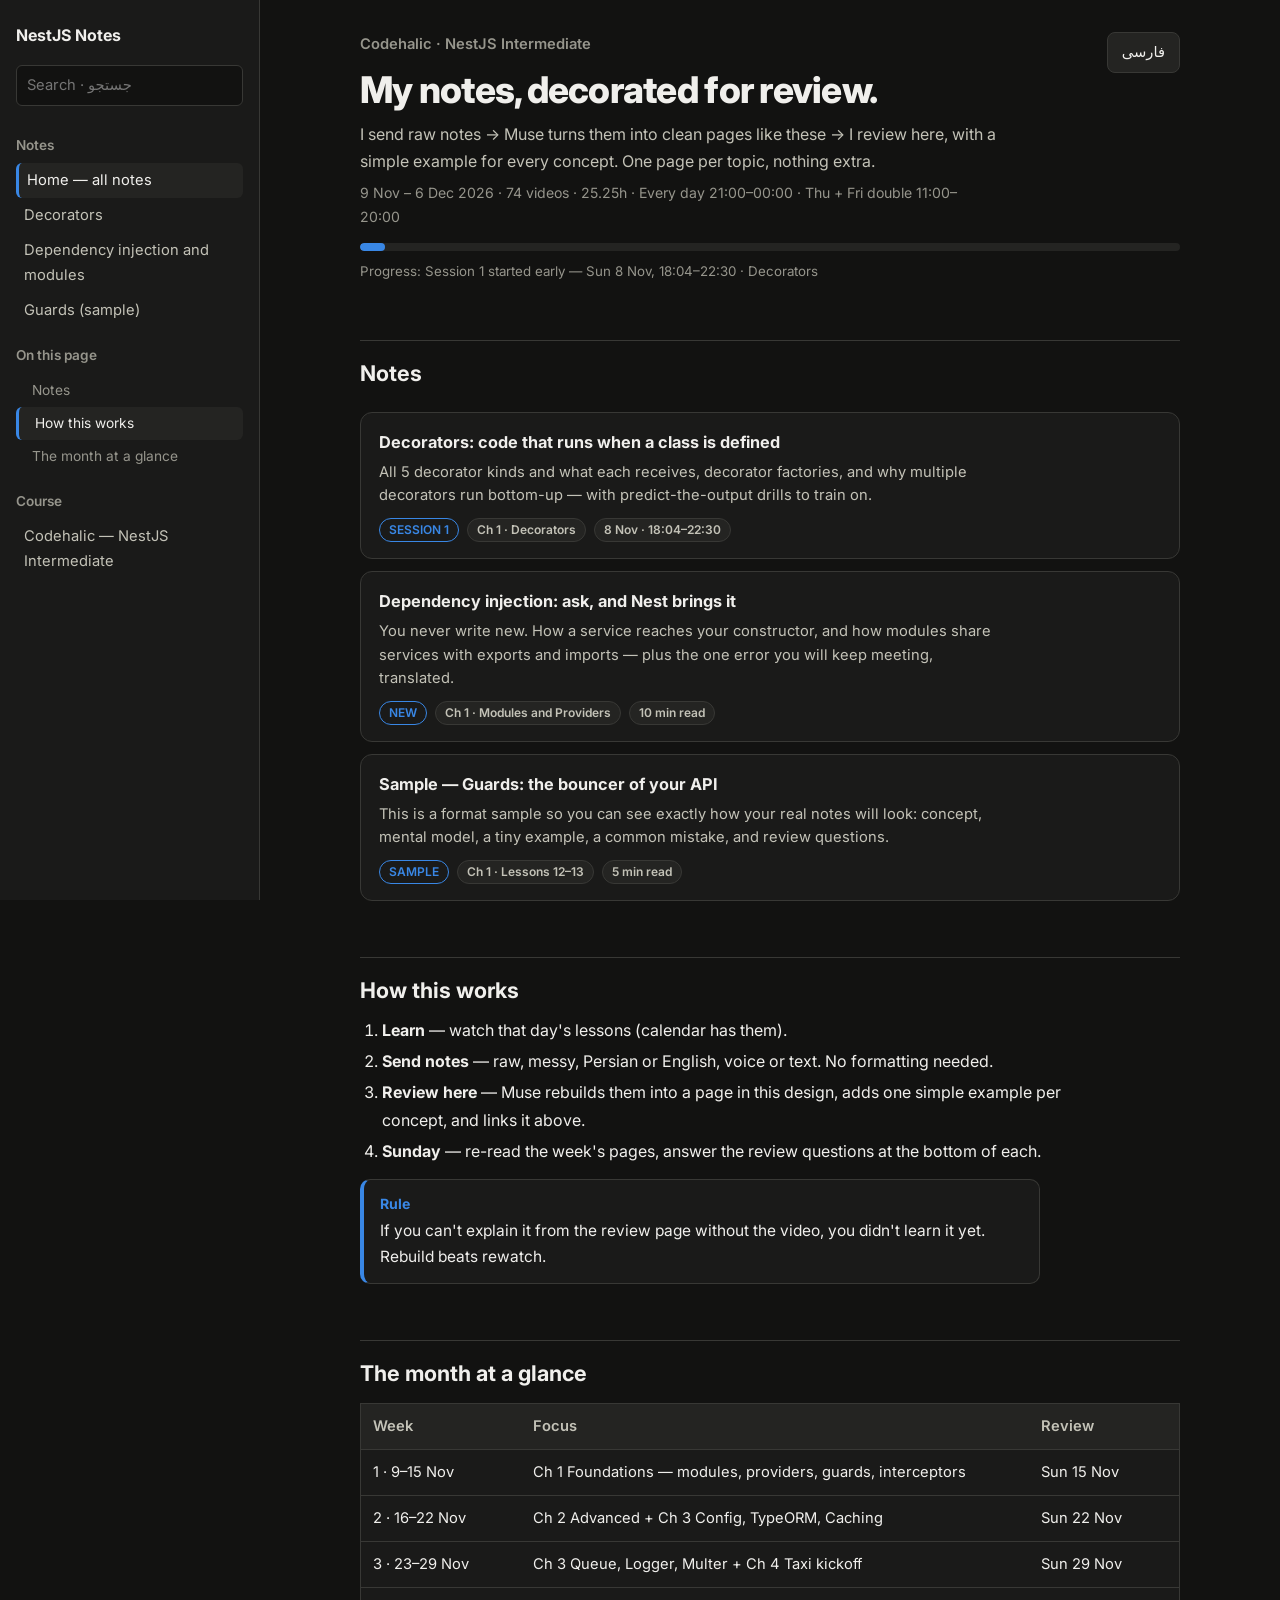
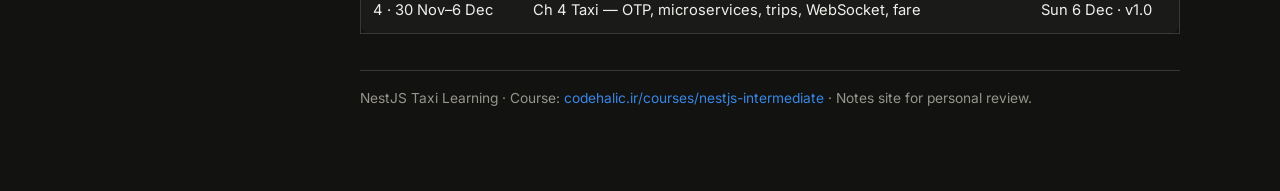
<file: index.html>
<!doctype html>
<html lang="en" dir="ltr">
<head>
<meta charset="utf-8">
<meta name="viewport" content="width=device-width,initial-scale=1">
<title>NestJS Notes — Dave's Review Space</title>
<link rel="preconnect" href="https://fonts.googleapis.com">
<link href="https://fonts.googleapis.com/css2?family=Inter:wght@400;600;700;800&family=Vazirmatn:wght@400;600;700;800&display=swap" rel="stylesheet">
<link rel="stylesheet" href="assets/style.css">
<script>try{var l=localStorage.getItem("nestjs-notes-lang");if(l==="fa"){document.documentElement.lang="fa";document.documentElement.dir="rtl";}}catch(e){}</script>
</head>
<body data-root="./" data-page="index">
<div class="book">
  <nav class="toc" aria-label="Book contents"></nav>
  <main>
    <header class="page-head">
      <div>
        <div class="kicker"><span data-l="en">Codehalic · NestJS Intermediate</span><span data-l="fa">کدهالیک · NestJS متوسط</span></div>
        <h1><span data-l="en">My notes, decorated for review.</span><span data-l="fa">یادداشت‌های من، مرتب‌شده برای مرور.</span></h1>
        <p class="sub"><span data-l="en">I send raw notes → Muse turns them into clean pages like these → I review here, with a simple example for every concept. One page per topic, nothing extra.</span><span data-l="fa">من یادداشت خام می‌فرستم ← Muse آن‌ها را به صفحه‌های تمیزی مثل این تبدیل می‌کند ← من اینجا مرورشان می‌کنم، برای هر Concept یک مثال ساده. هر موضوع یک صفحه، بدون اضافه‌کاری.</span></p>
        <p class="meta"><span data-l="en">9 Nov – 6 Dec 2026 · 74 videos · 25.25h · Every day 21:00–00:00 · Thu + Fri double 11:00–20:00</span><span data-l="fa">۹ نوامبر تا ۶ دسامبر ۲۰۲۶ · ۷۴ ویدیو · ۲۵٫۲۵ ساعت · هر روز ۲۱:۰۰ تا ۰۰:۰۰ · پنجشنبه و جمعه دوبرابر ۱۱:۰۰ تا ۲۰:۰۰</span></p>
      </div>
      <button class="btn" type="button" id="lang-toggle">فارسی</button>
    </header>

    <div class="progress"><i style="width:3%"></i></div>
    <small><span data-l="en">Progress: Session 1 started early — Sun 8 Nov, 18:04–22:30 · Decorators</span><span data-l="fa">پیشرفت: جلسه ۱ زودتر شروع شد — یکشنبه ۸ نوامبر، ۱۸:۰۴ تا ۲۲:۳۰ · Decoratorها</span></small>

    <section id="notes">
      <h2><span data-l="en">Notes</span><span data-l="fa">یادداشت‌ها</span></h2>
      <div class="grid">
        <a class="card" href="notes/decorators.html">
          <b><span data-l="en">Decorators: code that runs when a class is defined</span><span data-l="fa">Decoratorها: کدی که هنگام تعریف Class اجرا می‌شود</span></b>
          <p><span data-l="en">All 5 decorator kinds and what each receives, decorator factories, and why multiple decorators run bottom-up — with predict-the-output drills to train on.</span><span data-l="fa">هر ۵ نوع Decorator و اینکه هر کدام چه چیزی دریافت می‌کند، Factory Decorator، و اینکه چرا چند Decorator از پایین به بالا اجرا می‌شوند — همراه با تمرین‌های «خروجی را حدس بزن».</span></p>
          <div class="row"><span class="chip red"><span data-l="en">SESSION 1</span><span data-l="fa">جلسه ۱</span></span><span class="chip"><span data-l="en">Ch 1 · Decorators</span><span data-l="fa">فصل ۱ · Decoratorها</span></span><span class="chip">8 Nov · 18:04–22:30</span></div>
        </a>
        <a class="card" href="notes/dependency-injection.html">
          <b><span data-l="en">Dependency injection: ask, and Nest brings it</span><span data-l="fa">تزریق وابستگی: تو بگو، Nest می‌آورد</span></b>
          <p><span data-l="en">You never write new. How a service reaches your constructor, and how modules share services with exports and imports — plus the one error you will keep meeting, translated.</span><span data-l="fa">تو هیچ‌وقت new نمی‌نویسی. یک Service چطور به Constructor تو می‌رسد و Moduleها چطور با Exports و Imports سرویس‌ها را شریک می‌شوند — به‌علاوه آن یک خطایی که مدام خواهی دید، ترجمه‌شده.</span></p>
          <div class="row"><span class="chip red"><span data-l="en">NEW</span><span data-l="fa">جدید</span></span><span class="chip"><span data-l="en">Ch 1 · Modules and Providers</span><span data-l="fa">فصل ۱ · Moduleها و Providerها</span></span><span class="chip"><span data-l="en">10 min read</span><span data-l="fa">۱۰ دقیقه مطالعه</span></span></div>
        </a>
        <a class="card" href="notes/sample-guards.html">
          <b><span data-l="en">Sample — Guards: the bouncer of your API</span><span data-l="fa">نمونه — Guardها: نگهبان درِ API تو</span></b>
          <p><span data-l="en">This is a format sample so you can see exactly how your real notes will look: concept, mental model, a tiny example, a common mistake, and review questions.</span><span data-l="fa">این یک نمونه قالب است تا دقیقاً ببینی یادداشت‌های واقعی‌ات چطور خواهند بود: Concept، مدل ذهنی، یک مثال کوچک، یک اشتباه رایج و سوال‌های مرور.</span></p>
          <div class="row"><span class="chip red"><span data-l="en">SAMPLE</span><span data-l="fa">نمونه</span></span><span class="chip"><span data-l="en">Ch 1 · Lessons 12–13</span><span data-l="fa">فصل ۱ · درس ۱۲ و ۱۳</span></span><span class="chip"><span data-l="en">5 min read</span><span data-l="fa">۵ دقیقه مطالعه</span></span></div>
        </a>
        <!-- New notes are added here as Dave sends them. Each note = one card + one page in notes/. -->
      </div>
    </section>

    <section id="how">
      <h2><span data-l="en">How this works</span><span data-l="fa">این سیستم چطور کار می‌کند</span></h2>
      <ol>
        <li><span data-l="en"><b>Learn</b> — watch that day's lessons (calendar has them).</span><span data-l="fa"><b>یاد بگیر</b> — درس‌های آن روز را ببین (در تقویم هستند).</span></li>
        <li><span data-l="en"><b>Send notes</b> — raw, messy, Persian or English, voice or text. No formatting needed.</span><span data-l="fa"><b>یادداشت بفرست</b> — خام و نامرتب، فارسی یا انگلیسی، صوتی یا متنی. نیازی به قالب‌بندی نیست.</span></li>
        <li><span data-l="en"><b>Review here</b> — Muse rebuilds them into a page in this design, adds one simple example per concept, and links it above.</span><span data-l="fa"><b>اینجا مرور کن</b> — Muse آن‌ها را با همین طراحی به یک صفحه تبدیل می‌کند، برای هر Concept یک مثال ساده اضافه می‌کند و بالایش لینک می‌گذارد.</span></li>
        <li><span data-l="en"><b>Sunday</b> — re-read the week's pages, answer the review questions at the bottom of each.</span><span data-l="fa"><b>یکشنبه</b> — صفحه‌های هفته را دوباره بخوان و به سوال‌های مرور پایین هر کدام جواب بده.</span></li>
      </ol>
      <div class="callout key"><b><span data-l="en">Rule</span><span data-l="fa">قانون</span></b><span data-l="en">If you can't explain it from the review page without the video, you didn't learn it yet. Rebuild beats rewatch.</span><span data-l="fa">اگر نمی‌توانی مطلبی را فقط از روی صفحه مرور و بدون ویدیو توضیح بدهی، هنوز یادش نگرفته‌ای. از نو ساختن، از دوباره دیدن بهتر است.</span></div>
    </section>

    <section id="month">
      <h2><span data-l="en">The month at a glance</span><span data-l="fa">این ماه در یک نگاه</span></h2>
      <table>
        <tr><th><span data-l="en">Week</span><span data-l="fa">هفته</span></th><th><span data-l="en">Focus</span><span data-l="fa">تمرکز</span></th><th><span data-l="en">Review</span><span data-l="fa">مرور</span></th></tr>
        <tr><td><span data-l="en">1 · 9–15 Nov</span><span data-l="fa">۱ · ۹ تا ۱۵ نوامبر</span></td><td><span data-l="en">Ch 1 Foundations — modules, providers, guards, interceptors</span><span data-l="fa">فصل ۱ مبانی — Moduleها، Providerها، Guardها، Interceptorها</span></td><td><span data-l="en">Sun 15 Nov</span><span data-l="fa">یکشنبه ۱۵ نوامبر</span></td></tr>
        <tr><td><span data-l="en">2 · 16–22 Nov</span><span data-l="fa">۲ · ۱۶ تا ۲۲ نوامبر</span></td><td><span data-l="en">Ch 2 Advanced + Ch 3 Config, TypeORM, Caching</span><span data-l="fa">فصل ۲ پیشرفته + فصل ۳: Config، TypeORM، Caching</span></td><td><span data-l="en">Sun 22 Nov</span><span data-l="fa">یکشنبه ۲۲ نوامبر</span></td></tr>
        <tr><td><span data-l="en">3 · 23–29 Nov</span><span data-l="fa">۳ · ۲۳ تا ۲۹ نوامبر</span></td><td><span data-l="en">Ch 3 Queue, Logger, Multer + Ch 4 Taxi kickoff</span><span data-l="fa">فصل ۳: Queue، Logger، Multer + شروع پروژه تاکسی فصل ۴</span></td><td><span data-l="en">Sun 29 Nov</span><span data-l="fa">یکشنبه ۲۹ نوامبر</span></td></tr>
        <tr><td><span data-l="en">4 · 30 Nov–6 Dec</span><span data-l="fa">۴ · ۳۰ نوامبر تا ۶ دسامبر</span></td><td><span data-l="en">Ch 4 Taxi — OTP, microservices, trips, WebSocket, fare</span><span data-l="fa">فصل ۴ تاکسی — OTP، Microserviceها، سفرها، WebSocket، کرایه</span></td><td><span data-l="en">Sun 6 Dec · v1.0</span><span data-l="fa">یکشنبه ۶ دسامبر · نسخه ۱٫۰</span></td></tr>
      </table>
    </section>

    <footer><span data-l="en">NestJS Taxi Learning · Course:</span><span data-l="fa">یادگیری NestJS تاکسی · دوره:</span> <a href="https://codehalic.ir/courses/nestjs-intermediate">codehalic.ir/courses/nestjs-intermediate</a> · <span data-l="en">Notes site for personal review.</span><span data-l="fa">سایت یادداشت‌ها برای مرور شخصی.</span></footer>
  </main>
</div>
<script src="assets/site.js"></script>
</body>
</html>
</file>
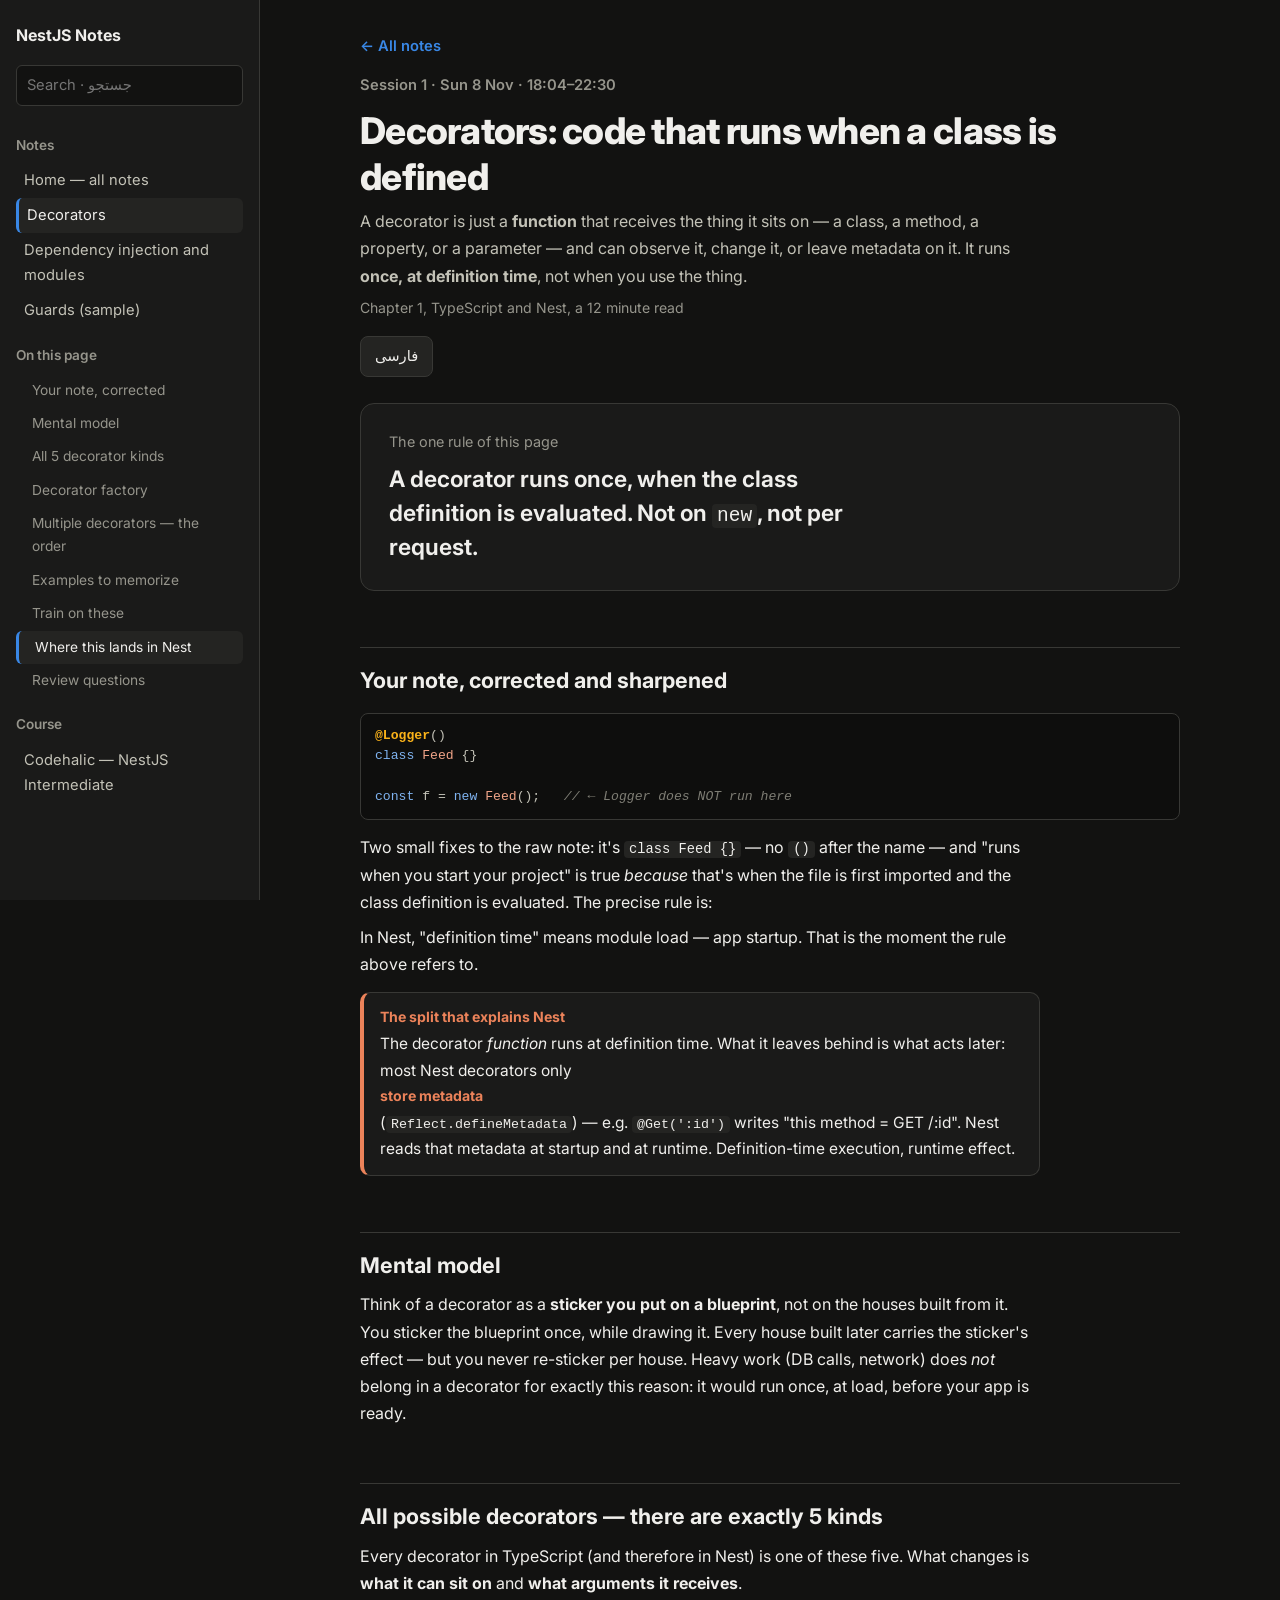
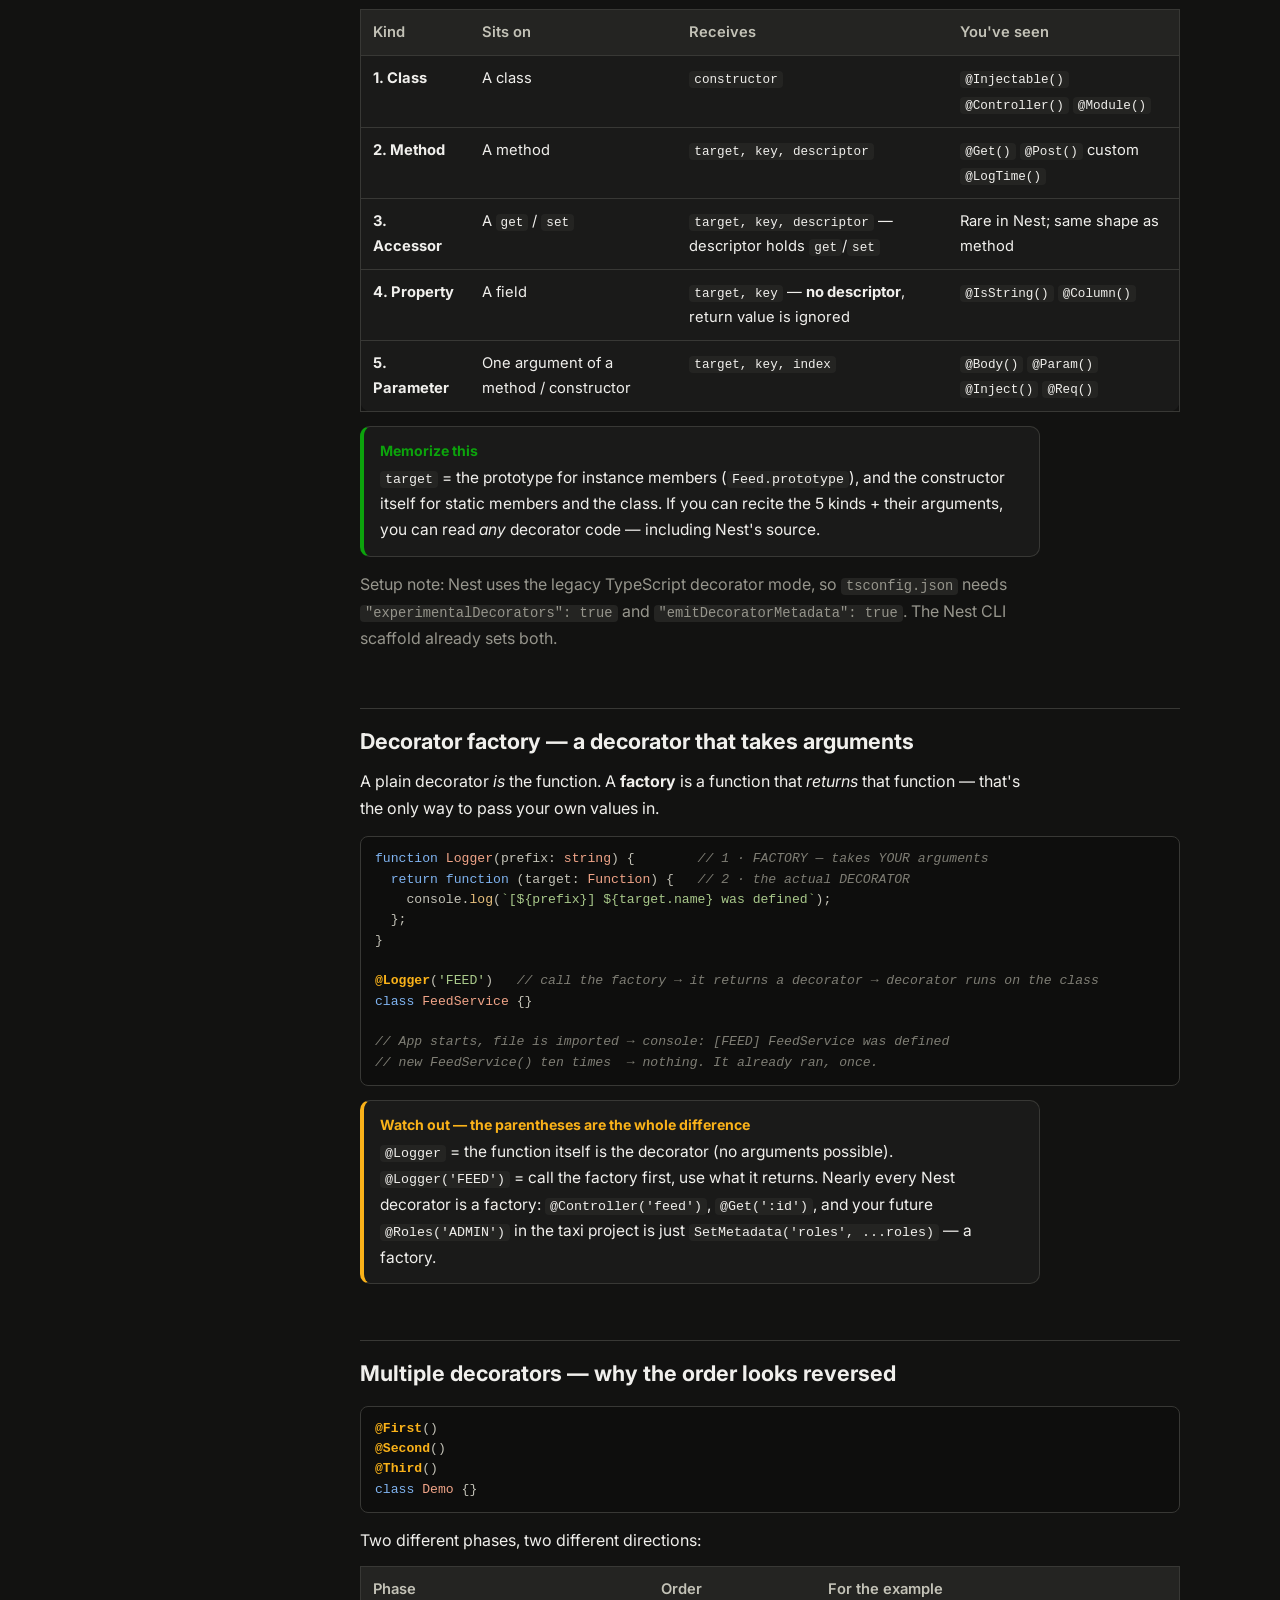
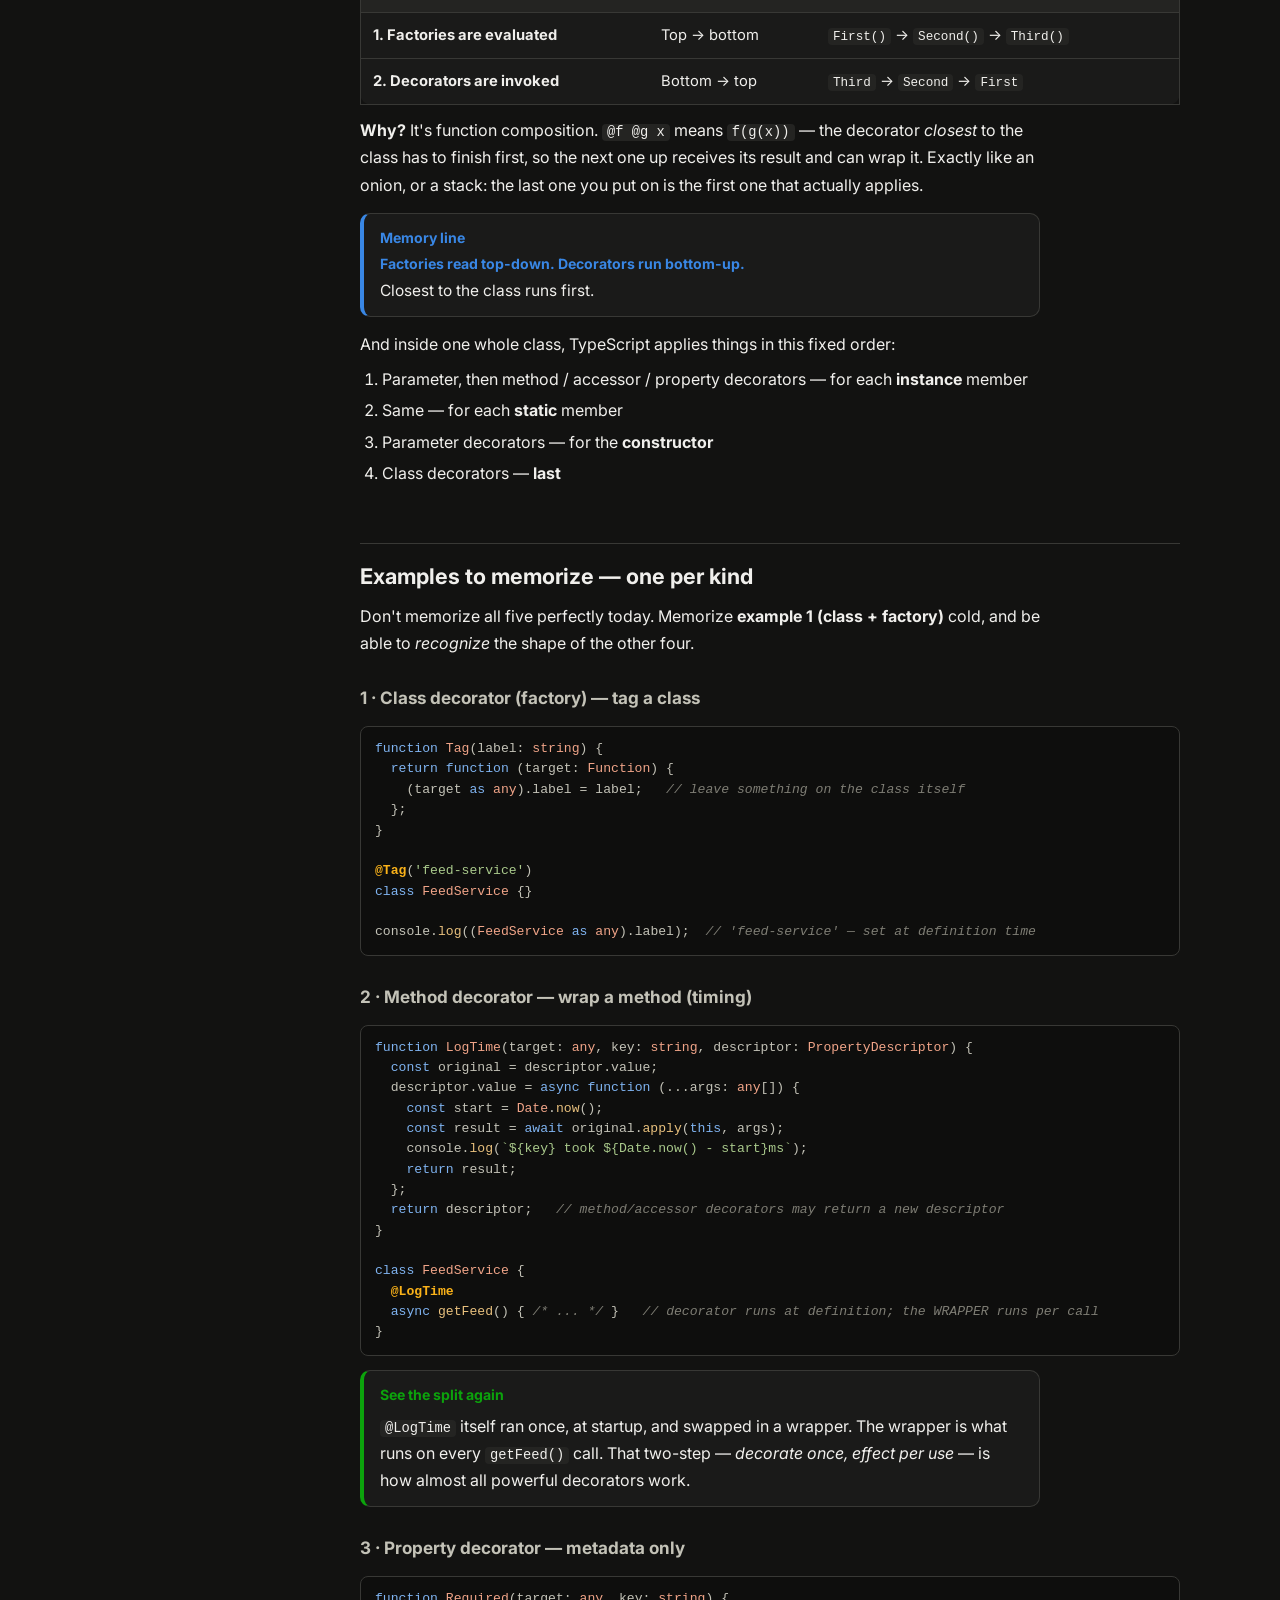
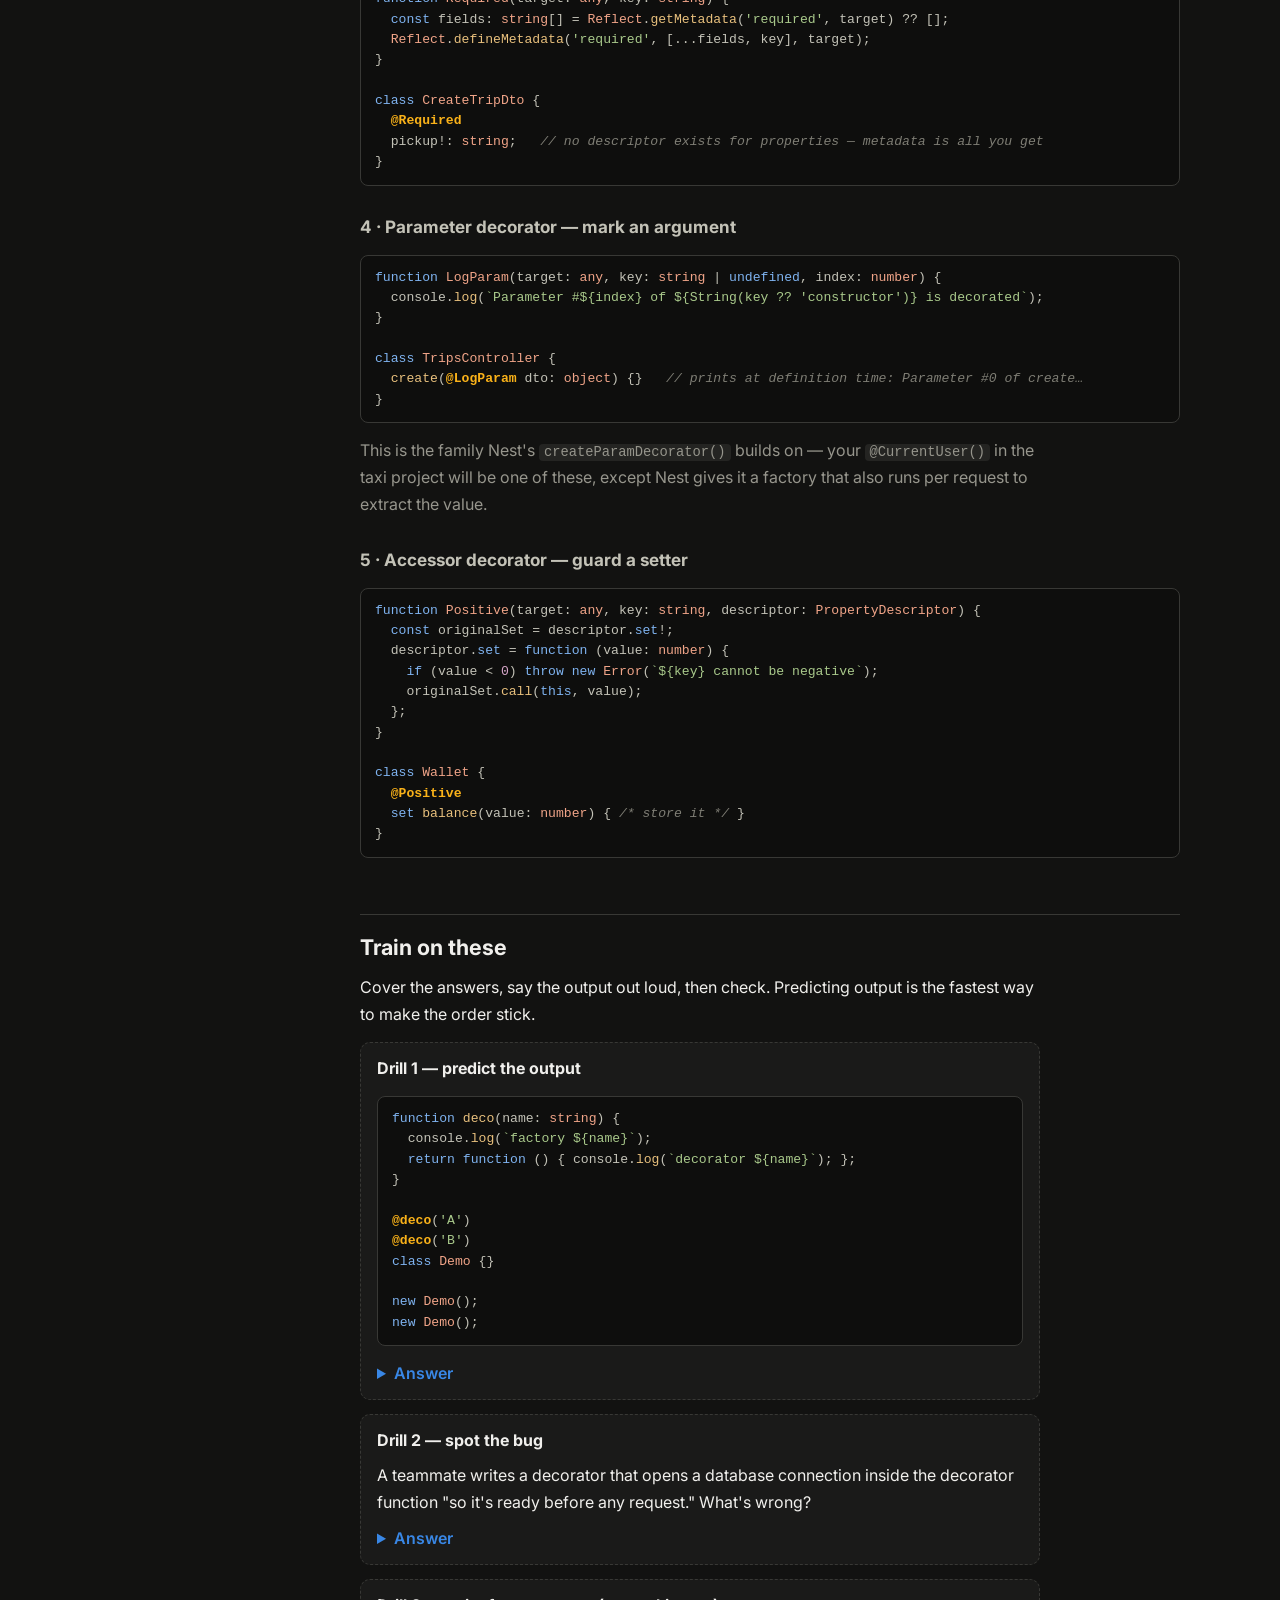
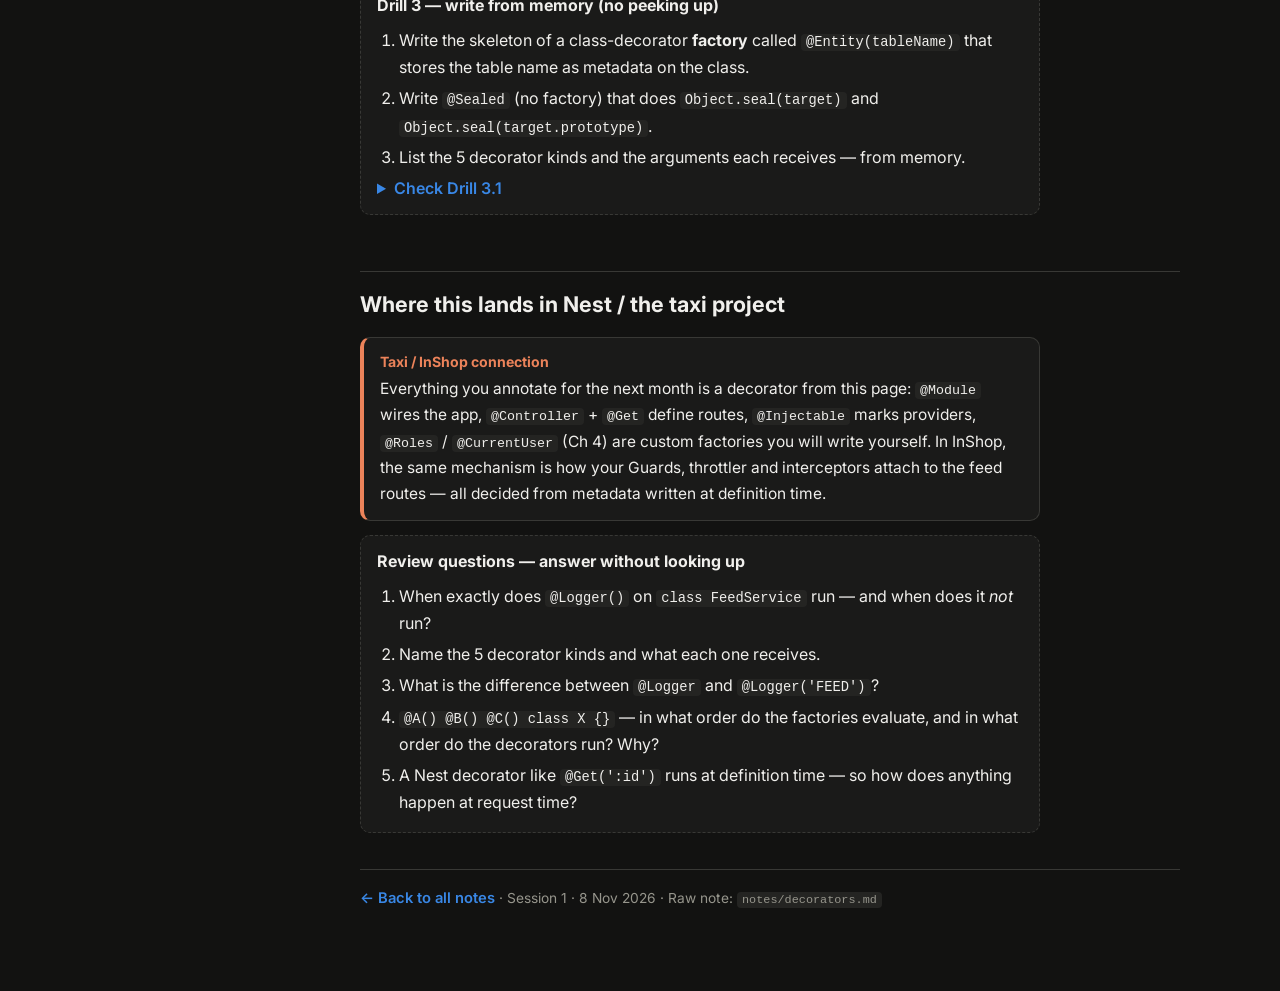
<file: notes/decorators.html>
<!doctype html>
<html lang="en" dir="ltr">
<head>
<meta charset="utf-8">
<meta name="viewport" content="width=device-width,initial-scale=1">
<title>Decorators — NestJS Notes</title>
<link rel="preconnect" href="https://fonts.googleapis.com">
<link href="https://fonts.googleapis.com/css2?family=Inter:wght@400;600;700;800&family=Vazirmatn:wght@400;600;700;800&display=swap" rel="stylesheet">
<link rel="stylesheet" href="../assets/style.css">
<script>try{var l=localStorage.getItem("nestjs-notes-lang");if(l==="fa"){document.documentElement.lang="fa";document.documentElement.dir="rtl";}}catch(e){}</script>
</head>
<body data-root="../" data-page="decorators">
<div class="book">
  <nav class="toc" aria-label="Book contents"></nav>
  <main>
    <header class="page-head">
      <div>
        <a class="back" href="../index.html"><span data-l="en">← All notes</span><span data-l="fa">→ همه یادداشت‌ها</span></a>
        <div class="kicker" style="margin-top:14px"><span data-l="en">Session 1 · Sun 8 Nov · 18:04–22:30</span><span data-l="fa">جلسه ۱ · یکشنبه ۸ نوامبر · ۱۸:۰۴ تا ۲۲:۳۰</span></div>
        <h1><span data-l="en">Decorators: code that runs when a class is defined</span><span data-l="fa">Decoratorها: کدی که هنگام تعریف Class اجرا می‌شود</span></h1>
        <p class="sub"><span data-l="en">A decorator is just a <b>function</b> that receives the thing it sits on — a class, a method, a property, or a parameter — and can observe it, change it, or leave metadata on it. It runs <b>once, at definition time</b>, not when you use the thing.</span><span data-l="fa">Decorator در اصل فقط یک <b>Function</b> است که چیزی را که رویش نشسته دریافت می‌کند — یک Class، یک Method، یک Property یا یک Parameter — و می‌تواند آن را ببیند، تغییرش بدهد یا رویش Metadata بگذارد. فقط <b>یک بار، در زمان تعریف (Definition Time)</b> اجرا می‌شود، نه وقتی از آن چیز استفاده می‌کنی.</span></p>
        <p class="meta"><span data-l="en">Chapter 1, TypeScript and Nest, a 12 minute read</span><span data-l="fa">فصل ۱، TypeScript و Nest، ۱۲ دقیقه مطالعه</span></p>
      </div>
      <button class="btn" type="button" id="lang-toggle">فارسی</button>
    </header>

    <div class="focus">
      <p class="focus-label"><span data-l="en">The one rule of this page</span><span data-l="fa">قانون اصلی این صفحه</span></p>
      <p class="rule"><span data-l="en">A decorator runs once, when the class definition is evaluated. Not on <code>new</code>, not per request.</span><span data-l="fa">Decorator فقط یک بار اجرا می‌شود، وقتی تعریف Class ارزیابی می‌شود. نه با <code>new</code>، نه برای هر Request.</span></p>
    </div>

    <section id="core">
      <h2><span data-l="en">Your note, corrected and sharpened</span><span data-l="fa">یادداشت تو، اصلاح و دقیق‌شده</span></h2>
      <pre><code>@Logger()
class Feed {}

const f = new Feed();   // ← Logger does NOT run here</code></pre>
      <p><span data-l="en">Two small fixes to the raw note: it's <code>class Feed {}</code> — no <code>()</code> after the name — and "runs when you start your project" is true <i>because</i> that's when the file is first imported and the class definition is evaluated. The precise rule is:</span><span data-l="fa">دو اصلاح کوچک در یادداشت خام: شکل درست <code>class Feed {}</code> است — بعد از اسم Class پرانتز نمی‌آید — و «وقتی پروژه را اجرا می‌کنی اجرا می‌شود» از این جهت درست است که در همان لحظه فایل برای اولین بار Import می‌شود و تعریف Class ارزیابی (Evaluate) می‌شود. قانون دقیق این است:</span></p>
      <p><span data-l="en">In Nest, "definition time" means module load — app startup. That is the moment the rule above refers to.</span><span data-l="fa">در Nest «زمان تعریف» یعنی زمان Load شدن Module — همان بالا آمدن برنامه. قانون بالا دقیقاً به همین لحظه اشاره می‌کند.</span></p>
      <div class="callout link"><b><span data-l="en">The split that explains Nest</span><span data-l="fa">تفکیکی که Nest را توضیح می‌دهد</span></b><span data-l="en">The decorator <i>function</i> runs at definition time. What it leaves behind is what acts later: most Nest decorators only <b>store metadata</b> (<code>Reflect.defineMetadata</code>) — e.g. <code>@Get(':id')</code> writes "this method = GET /:id". Nest reads that metadata at startup and at runtime. Definition-time execution, runtime effect.</span><span data-l="fa">خودِ <i>Function</i> دکوراتور در زمان تعریف اجرا می‌شود. چیزی که از خودش به جا می‌گذارد بعداً عمل می‌کند: بیشتر Decoratorهای Nest فقط <b>Metadata ذخیره می‌کنند</b> (<code>Reflect.defineMetadata</code>) — مثلاً <code>@Get(':id')</code> می‌نویسد «این Method یعنی GET /:id». Nest این Metadata را هنگام Startup و Runtime می‌خواند. اجرا در زمان تعریف، اثر در زمان اجرا.</span></div>
    </section>

    <section id="mental-model">
      <h2><span data-l="en">Mental model</span><span data-l="fa">مدل ذهنی</span></h2>
      <p><span data-l="en">Think of a decorator as a <b>sticker you put on a blueprint</b>, not on the houses built from it. You sticker the blueprint once, while drawing it. Every house built later carries the sticker's effect — but you never re-sticker per house. Heavy work (DB calls, network) does <i>not</i> belong in a decorator for exactly this reason: it would run once, at load, before your app is ready.</span><span data-l="fa">Decorator را مثل <b>برچسبی روی نقشه ساختمان</b> تصور کن، نه روی خانه‌هایی که از آن نقشه ساخته می‌شوند. برچسب را یک بار، موقع کشیدن نقشه می‌زنی. هر خانه‌ای که بعداً ساخته شود اثر برچسب را دارد — ولی برای هر خانه دوباره برچسب نمی‌زنی. کار سنگین (تماس با DB، شبکه) دقیقاً به همین دلیل جایگاهی در Decorator <i>ندارد</i>: یک بار، موقع Load اجرا می‌شود، قبل از اینکه برنامه‌ات آماده باشد.</span></p>
    </section>

    <section id="all-kinds">
      <h2><span data-l="en">All possible decorators — there are exactly 5 kinds</span><span data-l="fa">همه Decoratorهای ممکن — دقیقاً ۵ نوع وجود دارد</span></h2>
      <p><span data-l="en">Every decorator in TypeScript (and therefore in Nest) is one of these five. What changes is <b>what it can sit on</b> and <b>what arguments it receives</b>.</span><span data-l="fa">هر Decorator در TypeScript (و در نتیجه در Nest) یکی از همین پنج نوع است. چیزی که عوض می‌شود <b>این است که روی چه چیزی می‌نشیند</b> و <b>چه Argumentهایی دریافت می‌کند</b>.</span></p>
      <table>
        <tr><th><span data-l="en">Kind</span><span data-l="fa">نوع</span></th><th><span data-l="en">Sits on</span><span data-l="fa">روی چه می‌نشیند</span></th><th><span data-l="en">Receives</span><span data-l="fa">چه دریافت می‌کند</span></th><th><span data-l="en">You've seen</span><span data-l="fa">دیده‌ای</span></th></tr>
        <tr><td><b>1. Class</b></td><td><span data-l="en">A class</span><span data-l="fa">یک Class</span></td><td><code>constructor</code></td><td><code>@Injectable()</code> <code>@Controller()</code> <code>@Module()</code></td></tr>
        <tr><td><b>2. Method</b></td><td><span data-l="en">A method</span><span data-l="fa">یک Method</span></td><td><code>target, key, descriptor</code></td><td><code>@Get()</code> <code>@Post()</code> <span data-l="en">custom</span><span data-l="fa">سفارشی</span> <code>@LogTime()</code></td></tr>
        <tr><td><b>3. Accessor</b></td><td><span data-l="en">A <code>get</code> / <code>set</code></span><span data-l="fa">یک <code>get</code> / <code>set</code></span></td><td><code>target, key, descriptor</code> — <span data-l="en">descriptor holds <code>get</code>/<code>set</code></span><span data-l="fa">داخل descriptor ‏<code>get</code>/<code>set</code> است</span></td><td><span data-l="en">Rare in Nest; same shape as method</span><span data-l="fa">در Nest نادر است؛ همان شکل Method</span></td></tr>
        <tr><td><b>4. Property</b></td><td><span data-l="en">A field</span><span data-l="fa">یک Field</span></td><td><code>target, key</code> — <span data-l="en"><b>no descriptor</b>, return value is ignored</span><span data-l="fa"><b>بدون descriptor</b>، مقدار برگشتی نادیده گرفته می‌شود</span></td><td><code>@IsString()</code> <code>@Column()</code></td></tr>
        <tr><td><b>5. Parameter</b></td><td><span data-l="en">One argument of a method / constructor</span><span data-l="fa">یک Argument از Method / Constructor</span></td><td><code>target, key, index</code></td><td><code>@Body()</code> <code>@Param()</code> <code>@Inject()</code> <code>@Req()</code></td></tr>
      </table>
      <div class="callout tip"><b><span data-l="en">Memorize this</span><span data-l="fa">این را حفظ کن</span></b><span data-l="en"><code>target</code> = the prototype for instance members (<code>Feed.prototype</code>), and the constructor itself for static members and the class. If you can recite the 5 kinds + their arguments, you can read <i>any</i> decorator code — including Nest's source.</span><span data-l="fa"><code>target</code> برای عضوهای Instance همان Prototype است (<code>Feed.prototype</code>) و برای عضوهای Static و خود Class همان Constructor. اگر بتوانی ۵ نوع و Argumentهای هر کدام را از حفظ بگویی، می‌توانی <i>هر</i> کد Decorator را بخوانی — حتی Source خود Nest را.</span></div>
      <p class="muted"><span data-l="en">Setup note: Nest uses the legacy TypeScript decorator mode, so <code>tsconfig.json</code> needs <code>"experimentalDecorators": true</code> and <code>"emitDecoratorMetadata": true</code>. The Nest CLI scaffold already sets both.</span><span data-l="fa">نکته راه‌اندازی: Nest از حالت قدیمی (Legacy) دکوراتورهای TypeScript استفاده می‌کند، پس <code>tsconfig.json</code> به <code>"experimentalDecorators": true</code> و <code>"emitDecoratorMetadata": true</code> نیاز دارد. Scaffold ‏Nest CLI هر دو را از قبل تنظیم کرده است.</span></p>
    </section>

    <section id="factory">
      <h2><span data-l="en">Decorator factory — a decorator that takes arguments</span><span data-l="fa">Factory Decorator — دکوراتوری که Argument می‌گیرد</span></h2>
      <p><span data-l="en">A plain decorator <i>is</i> the function. A <b>factory</b> is a function that <i>returns</i> that function — that's the only way to pass your own values in.</span><span data-l="fa">دکوراتور ساده <i>خودش</i> همان Function است. <b>Factory</b> تابعی است که آن Function را <i>برمی‌گرداند</i> — و این تنها راه پاس دادن مقدارهای خودت است.</span></p>
      <pre><code>function Logger(prefix: string) {        // 1 · FACTORY — takes YOUR arguments
  return function (target: Function) {   // 2 · the actual DECORATOR
    console.log(`[${prefix}] ${target.name} was defined`);
  };
}

@Logger('FEED')   // call the factory → it returns a decorator → decorator runs on the class
class FeedService {}

// App starts, file is imported → console: [FEED] FeedService was defined
// new FeedService() ten times  → nothing. It already ran, once.</code></pre>
      <div class="callout warn"><b><span data-l="en">Watch out — the parentheses are the whole difference</span><span data-l="fa">حواست باشد — همه تفاوت در پرانتزهاست</span></b><span data-l="en"><code>@Logger</code> = the function itself is the decorator (no arguments possible). <code>@Logger('FEED')</code> = call the factory first, use what it returns. Nearly every Nest decorator is a factory: <code>@Controller('feed')</code>, <code>@Get(':id')</code>, and your future <code>@Roles('ADMIN')</code> in the taxi project is just <code>SetMetadata('roles', ...roles)</code> — a factory.</span><span data-l="fa"><code>@Logger</code> یعنی خود Function همان Decorator است (امکان پاس دادن Argument نیست). <code>@Logger('FEED')</code> یعنی اول Factory صدا زده می‌شود و خروجی‌اش استفاده می‌شود. تقریباً همه Decoratorهای Nest از نوع Factory هستند: <code>@Controller('feed')</code>، <code>@Get(':id')</code> و <code>@Roles('ADMIN')</code> که در پروژه تاکسی خواهی ساخت فقط <code>SetMetadata('roles', ...roles)</code> است — یک Factory.</span></div>
    </section>

    <section id="order">
      <h2><span data-l="en">Multiple decorators — why the order looks reversed</span><span data-l="fa">چند Decorator — چرا ترتیب برعکس به نظر می‌رسد</span></h2>
      <pre><code>@First()
@Second()
@Third()
class Demo {}</code></pre>
      <p><span data-l="en">Two different phases, two different directions:</span><span data-l="fa">دو فاز متفاوت، دو جهت متفاوت:</span></p>
      <table>
        <tr><th><span data-l="en">Phase</span><span data-l="fa">فاز</span></th><th><span data-l="en">Order</span><span data-l="fa">ترتیب</span></th><th><span data-l="en">For the example</span><span data-l="fa">در این مثال</span></th></tr>
        <tr><td><span data-l="en"><b>1. Factories are evaluated</b></span><span data-l="fa"><b>۱. Factoryها ارزیابی می‌شوند</b></span></td><td><span data-l="en">Top → bottom</span><span data-l="fa">از بالا به پایین</span></td><td><code>First()</code> → <code>Second()</code> → <code>Third()</code></td></tr>
        <tr><td><span data-l="en"><b>2. Decorators are invoked</b></span><span data-l="fa"><b>۲. Decoratorها اجرا می‌شوند</b></span></td><td><span data-l="en">Bottom → top</span><span data-l="fa">از پایین به بالا</span></td><td><code>Third</code> → <code>Second</code> → <code>First</code></td></tr>
      </table>
      <p><span data-l="en"><b>Why?</b> It's function composition. <code>@f @g x</code> means <code>f(g(x))</code> — the decorator <i>closest</i> to the class has to finish first, so the next one up receives its result and can wrap it. Exactly like an onion, or a stack: the last one you put on is the first one that actually applies.</span><span data-l="fa"><b>چرا؟</b> چون ترکیب تابع (Function Composition) است. <code>@f @g x</code> یعنی <code>f(g(x))</code> — دکوراتوری که به Class <i>نزدیک‌تر</i> است باید زودتر تمام شود تا دکوراتور بالایی نتیجه‌اش را بگیرد و دور آن بپیچد. دقیقاً مثل پیاز یا Stack: آخرین چیزی که می‌گذاری، اولین چیزی است که اعمال می‌شود.</span></p>
      <div class="callout key"><b><span data-l="en">Memory line</span><span data-l="fa">جمله حافظه</span></b><span data-l="en"><b>Factories read top-down. Decorators run bottom-up.</b> Closest to the class runs first.</span><span data-l="fa"><b>Factoryها از بالا به پایین خوانده می‌شوند. Decoratorها از پایین به بالا اجرا می‌شوند.</b> نزدیک‌ترین به Class زودتر اجرا می‌شود.</span></div>
      <p><span data-l="en">And inside one whole class, TypeScript applies things in this fixed order:</span><span data-l="fa">و داخل یک Class کامل، TypeScript همه چیز را با این ترتیب ثابت اعمال می‌کند:</span></p>
      <ol>
        <li><span data-l="en">Parameter, then method / accessor / property decorators — for each <b>instance</b> member</span><span data-l="fa">اول Parameter و بعد Method / Accessor / Property — برای هر عضو <b>Instance</b></span></li>
        <li><span data-l="en">Same — for each <b>static</b> member</span><span data-l="fa">همان ترتیب — برای هر عضو <b>Static</b></span></li>
        <li><span data-l="en">Parameter decorators — for the <b>constructor</b></span><span data-l="fa">Parameter Decoratorها — برای <b>Constructor</b></span></li>
        <li><span data-l="en">Class decorators — <b>last</b></span><span data-l="fa">Class Decoratorها — <b>در آخر</b></span></li>
      </ol>
    </section>

    <section id="examples">
      <h2><span data-l="en">Examples to memorize — one per kind</span><span data-l="fa">مثال‌هایی برای حفظ کردن — برای هر نوع یکی</span></h2>
      <p><span data-l="en">Don't memorize all five perfectly today. Memorize <b>example 1 (class + factory)</b> cold, and be able to <i>recognize</i> the shape of the other four.</span><span data-l="fa">لازم نیست امروز هر پنج تا را کامل حفظ کنی. <b>مثال ۱ (Class + Factory)</b> را کاملاً حفظ کن و شکل چهار تای دیگر را بتوانی <i>تشخیص بدهی</i>.</span></p>

      <h3><span data-l="en">1 · Class decorator (factory) — tag a class</span><span data-l="fa">۱ · Class Decorator از نوع Factory — برچسب زدن به Class</span></h3>
      <pre><code>function Tag(label: string) {
  return function (target: Function) {
    (target as any).label = label;   // leave something on the class itself
  };
}

@Tag('feed-service')
class FeedService {}

console.log((FeedService as any).label);  // 'feed-service' — set at definition time</code></pre>

      <h3><span data-l="en">2 · Method decorator — wrap a method (timing)</span><span data-l="fa">۲ · Method Decorator — پیچیدن دور Method (زمان‌سنجی)</span></h3>
      <pre><code>function LogTime(target: any, key: string, descriptor: PropertyDescriptor) {
  const original = descriptor.value;
  descriptor.value = async function (...args: any[]) {
    const start = Date.now();
    const result = await original.apply(this, args);
    console.log(`${key} took ${Date.now() - start}ms`);
    return result;
  };
  return descriptor;   // method/accessor decorators may return a new descriptor
}

class FeedService {
  @LogTime
  async getFeed() { /* ... */ }   // decorator runs at definition; the WRAPPER runs per call
}</code></pre>
      <div class="example"><b class="t"><span data-l="en">See the split again</span><span data-l="fa">تفکیک را دوباره ببین</span></b>
        <p style="margin:6px 0 0"><span data-l="en"><code>@LogTime</code> itself ran once, at startup, and swapped in a wrapper. The wrapper is what runs on every <code>getFeed()</code> call. That two-step — <i>decorate once, effect per use</i> — is how almost all powerful decorators work.</span><span data-l="fa">خود <code>@LogTime</code> یک بار، موقع Startup اجرا شد و یک Wrapper جایگزین کرد. این Wrapper است که با هر بار صدا زدن <code>getFeed()</code> اجرا می‌شود. همین دو قدم — <i>یک بار Decorate کن، در هر استفاده اثر بگذار</i> — روش کار تقریباً همه دکوراتورهای قدرتمند است.</span></p>
      </div>

      <h3><span data-l="en">3 · Property decorator — metadata only</span><span data-l="fa">۳ · Property Decorator — فقط Metadata</span></h3>
      <pre><code>function Required(target: any, key: string) {
  const fields: string[] = Reflect.getMetadata('required', target) ?? [];
  Reflect.defineMetadata('required', [...fields, key], target);
}

class CreateTripDto {
  @Required
  pickup!: string;   // no descriptor exists for properties — metadata is all you get
}</code></pre>

      <h3><span data-l="en">4 · Parameter decorator — mark an argument</span><span data-l="fa">۴ · Parameter Decorator — علامت زدن یک Argument</span></h3>
      <pre><code>function LogParam(target: any, key: string | undefined, index: number) {
  console.log(`Parameter #${index} of ${String(key ?? 'constructor')} is decorated`);
}

class TripsController {
  create(@LogParam dto: object) {}   // prints at definition time: Parameter #0 of create…
}</code></pre>
      <p class="muted"><span data-l="en">This is the family Nest's <code>createParamDecorator()</code> builds on — your <code>@CurrentUser()</code> in the taxi project will be one of these, except Nest gives it a factory that also runs per request to extract the value.</span><span data-l="fa">این همان خانواده‌ای است که <code>createParamDecorator()</code> در Nest رویش ساخته شده — <code>@CurrentUser()</code> تو در پروژه تاکسی یکی از همین‌ها خواهد بود، با این تفاوت که Nest به آن یک Factory می‌دهد که برای هر Request هم اجرا می‌شود تا مقدار را استخراج کند.</span></p>

      <h3><span data-l="en">5 · Accessor decorator — guard a setter</span><span data-l="fa">۵ · Accessor Decorator — محافظت از Setter</span></h3>
      <pre><code>function Positive(target: any, key: string, descriptor: PropertyDescriptor) {
  const originalSet = descriptor.set!;
  descriptor.set = function (value: number) {
    if (value &lt; 0) throw new Error(`${key} cannot be negative`);
    originalSet.call(this, value);
  };
}

class Wallet {
  @Positive
  set balance(value: number) { /* store it */ }
}</code></pre>
    </section>

    <section id="training">
      <h2><span data-l="en">Train on these</span><span data-l="fa">با این‌ها تمرین کن</span></h2>
      <p><span data-l="en">Cover the answers, say the output out loud, then check. Predicting output is the fastest way to make the order stick.</span><span data-l="fa">جواب‌ها را بپوشان، خروجی را با صدای بلند بگو، بعد چک کن. حدس زدن خروجی سریع‌ترین راه جا افتادن ترتیب اجراست.</span></p>

      <div class="quiz"><b><span data-l="en">Drill 1 — predict the output</span><span data-l="fa">تمرین ۱ — خروجی را حدس بزن</span></b>
        <pre><code>function deco(name: string) {
  console.log(`factory ${name}`);
  return function () { console.log(`decorator ${name}`); };
}

@deco('A')
@deco('B')
class Demo {}

new Demo();
new Demo();</code></pre>
        <details><summary><span data-l="en">Answer</span><span data-l="fa">جواب</span></summary><p><span data-l="en"><code>factory A → factory B → decorator B → decorator A</code> — and then nothing for the two <code>new Demo()</code> calls. Factories top-down, decorators bottom-up, all of it once at definition time.</span><span data-l="fa"><code>factory A → factory B → decorator B → decorator A</code> — و بعد برای دو تا <code>new Demo()</code> هیچ اتفاقی نمی‌افتد. Factoryها از بالا به پایین، Decoratorها از پایین به بالا، همه فقط یک بار در زمان تعریف.</span></p></details>
      </div>

      <div class="quiz"><b><span data-l="en">Drill 2 — spot the bug</span><span data-l="fa">تمرین ۲ — باگ را پیدا کن</span></b>
        <p><span data-l="en">A teammate writes a decorator that opens a database connection inside the decorator function "so it's ready before any request." What's wrong?</span><span data-l="fa">یکی از هم‌تیمی‌ها دکوراتوری می‌نویسد که داخل خود تابع دکوراتور یک Connection به دیتابیس باز می‌کند «تا قبل از هر Request آماده باشد». مشکلش چیست؟</span></p>
        <details><summary><span data-l="en">Answer</span><span data-l="fa">جواب</span></summary><p><span data-l="en">The decorator runs at class-definition / module-load time — before Nest has built the app, read config, or connected its own providers. Decorators should be cheap: store metadata or wrap a method. Real connections belong in a provider's lifecycle hook (e.g. <code>onModuleInit</code> — Chapter 2).</span><span data-l="fa">دکوراتور در زمان تعریف Class / Load شدن Module اجرا می‌شود — قبل از اینکه Nest برنامه را بسازد، Config را بخواند یا Providerهای خودش وصل شوند. دکوراتور باید سبک باشد: Metadata ذخیره کن یا یک Method را Wrap کن. Connectionهای واقعی جای‌شان در Lifecycle Hook یک Provider است (مثلاً <code>onModuleInit</code> — فصل ۲).</span></p></details>
      </div>

      <div class="quiz"><b><span data-l="en">Drill 3 — write from memory (no peeking up)</span><span data-l="fa">تمرین ۳ — از حفظ بنویس (بدون نگاه کردن به بالا)</span></b>
        <ol>
          <li><span data-l="en">Write the skeleton of a class-decorator <b>factory</b> called <code>@Entity(tableName)</code> that stores the table name as metadata on the class.</span><span data-l="fa">اسکلت یک <b>Factory</b> برای Class Decorator به اسم <code>@Entity(tableName)</code> بنویس که اسم Table را به‌صورت Metadata روی Class ذخیره کند.</span></li>
          <li><span data-l="en">Write <code>@Sealed</code> (no factory) that does <code>Object.seal(target)</code> and <code>Object.seal(target.prototype)</code>.</span><span data-l="fa"><code>@Sealed</code> را بنویس (بدون Factory) که <code>Object.seal(target)</code> و <code>Object.seal(target.prototype)</code> را انجام بدهد.</span></li>
          <li><span data-l="en">List the 5 decorator kinds and the arguments each receives — from memory.</span><span data-l="fa">۵ نوع Decorator و Argumentهای هر کدام را از حفظ بنویس.</span></li>
        </ol>
        <details><summary><span data-l="en">Check Drill 3.1</span><span data-l="fa">بررسی تمرین ۳٫۱</span></summary><pre><code>function Entity(tableName: string) {
  return function (target: Function) {
    Reflect.defineMetadata('table', tableName, target);
  };
}</code></pre><p><span data-l="en">3.2 is two lines inside a plain function taking <code>target: Function</code>. For 3.3, compare with the table above.</span><span data-l="fa">تمرین ۳٫۲ فقط دو خط داخل یک تابع ساده است که <code>target: Function</code> می‌گیرد. برای ۳٫۳ با جدول بالا مقایسه کن.</span></p></details>
      </div>
    </section>

    <section id="nest">
      <h2><span data-l="en">Where this lands in Nest / the taxi project</span><span data-l="fa">این کجای Nest و پروژه تاکسی استفاده می‌شود</span></h2>
      <div class="callout link"><b><span data-l="en">Taxi / InShop connection</span><span data-l="fa">ارتباط با تاکسی / InShop</span></b><span data-l="en">Everything you annotate for the next month is a decorator from this page: <code>@Module</code> wires the app, <code>@Controller</code> + <code>@Get</code> define routes, <code>@Injectable</code> marks providers, <code>@Roles</code> / <code>@CurrentUser</code> (Ch 4) are custom factories you will write yourself. In InShop, the same mechanism is how your Guards, throttler and interceptors attach to the feed routes — all decided from metadata written at definition time.</span><span data-l="fa">هر چیزی که ماه آینده Annotate می‌کنی یک Decorator از همین صفحه است: <code>@Module</code> برنامه را به هم وصل می‌کند، <code>@Controller</code> و <code>@Get</code> ‏Routeها را تعریف می‌کنند، <code>@Injectable</code> ‏Providerها را علامت می‌زند و <code>@Roles</code> / <code>@CurrentUser</code> (فصل ۴) ‏Factoryهای سفارشی‌ای هستند که خودت خواهی نوشت. در InShop هم همین مکانیزم است که Guardها، Throttler و Interceptorها را به Routeهای Feed وصل می‌کند — همه از روی Metadataای که در زمان تعریف نوشته شده تصمیم گرفته می‌شود.</span></div>
    </section>

    <section id="review">
      <div class="quiz"><b><span data-l="en">Review questions — answer without looking up</span><span data-l="fa">سوال‌های مرور — بدون نگاه کردن جواب بده</span></b>
        <ol>
          <li><span data-l="en">When exactly does <code>@Logger()</code> on <code>class FeedService</code> run — and when does it <i>not</i> run?</span><span data-l="fa"><code>@Logger()</code> روی <code>class FeedService</code> دقیقاً کی اجرا می‌شود — و کی اجرا <i>نمی‌شود</i>؟</span></li>
          <li><span data-l="en">Name the 5 decorator kinds and what each one receives.</span><span data-l="fa">۵ نوع Decorator و چیزی که هر کدام دریافت می‌کند را نام ببر.</span></li>
          <li><span data-l="en">What is the difference between <code>@Logger</code> and <code>@Logger('FEED')</code>?</span><span data-l="fa">تفاوت <code>@Logger</code> و <code>@Logger('FEED')</code> چیست؟</span></li>
          <li><span data-l="en"><code>@A() @B() @C() class X {}</code> — in what order do the factories evaluate, and in what order do the decorators run? Why?</span><span data-l="fa">در <code>@A() @B() @C() class X {}</code> ‏Factoryها با چه ترتیبی ارزیابی می‌شوند و Decoratorها با چه ترتیبی اجرا می‌شوند؟ چرا؟</span></li>
          <li><span data-l="en">A Nest decorator like <code>@Get(':id')</code> runs at definition time — so how does anything happen at request time?</span><span data-l="fa">دکوراتور Nest مثل <code>@Get(':id')</code> در زمان تعریف اجرا می‌شود — پس در زمان Request چطور اتفاقی می‌افتد؟</span></li>
        </ol>
      </div>
    </section>

    <footer><a class="back" href="../index.html"><span data-l="en">← Back to all notes</span><span data-l="fa">→ برگشت به همه یادداشت‌ها</span></a> · <span data-l="en">Session 1 · 8 Nov 2026 · Raw note:</span><span data-l="fa">جلسه ۱ · ۸ نوامبر ۲۰۲۶ · یادداشت خام:</span> <code>notes/decorators.md</code></footer>
  </main>
</div>
<script src="../assets/site.js"></script>
</body>
</html>
</file>
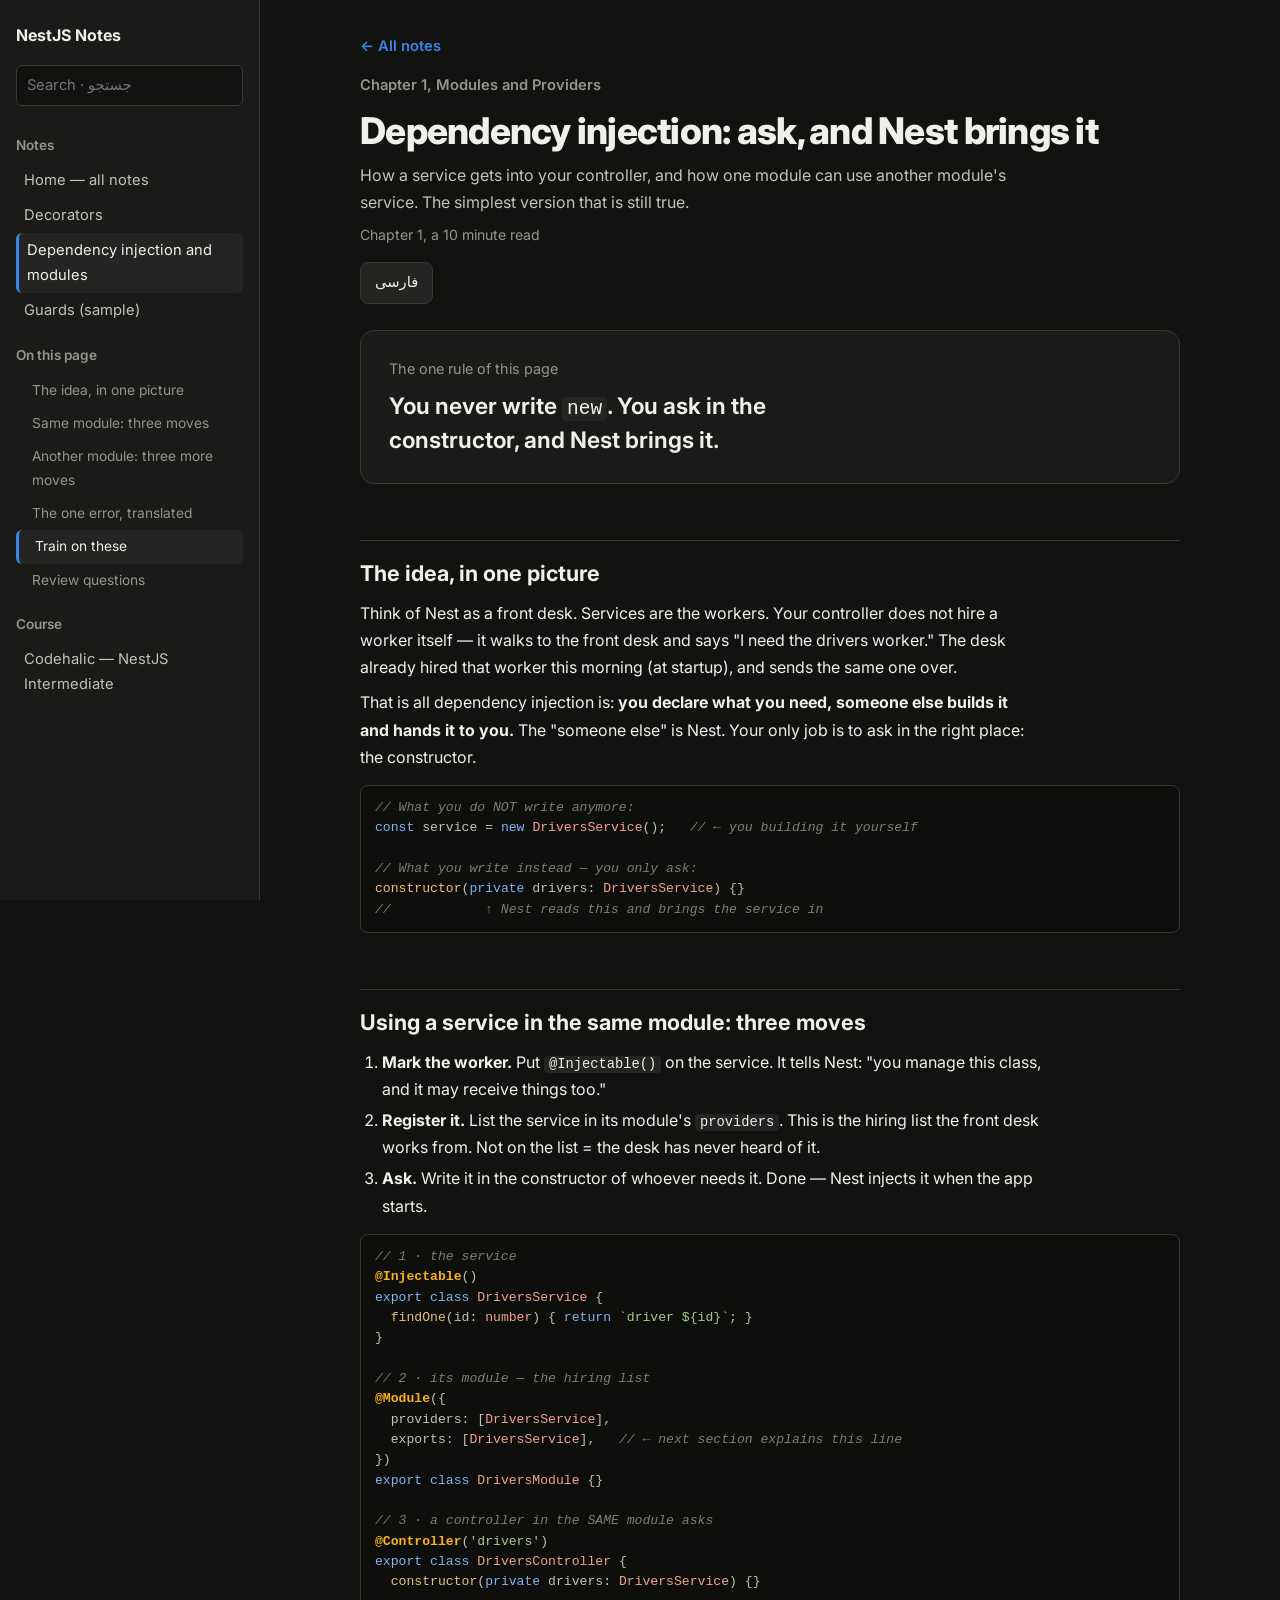
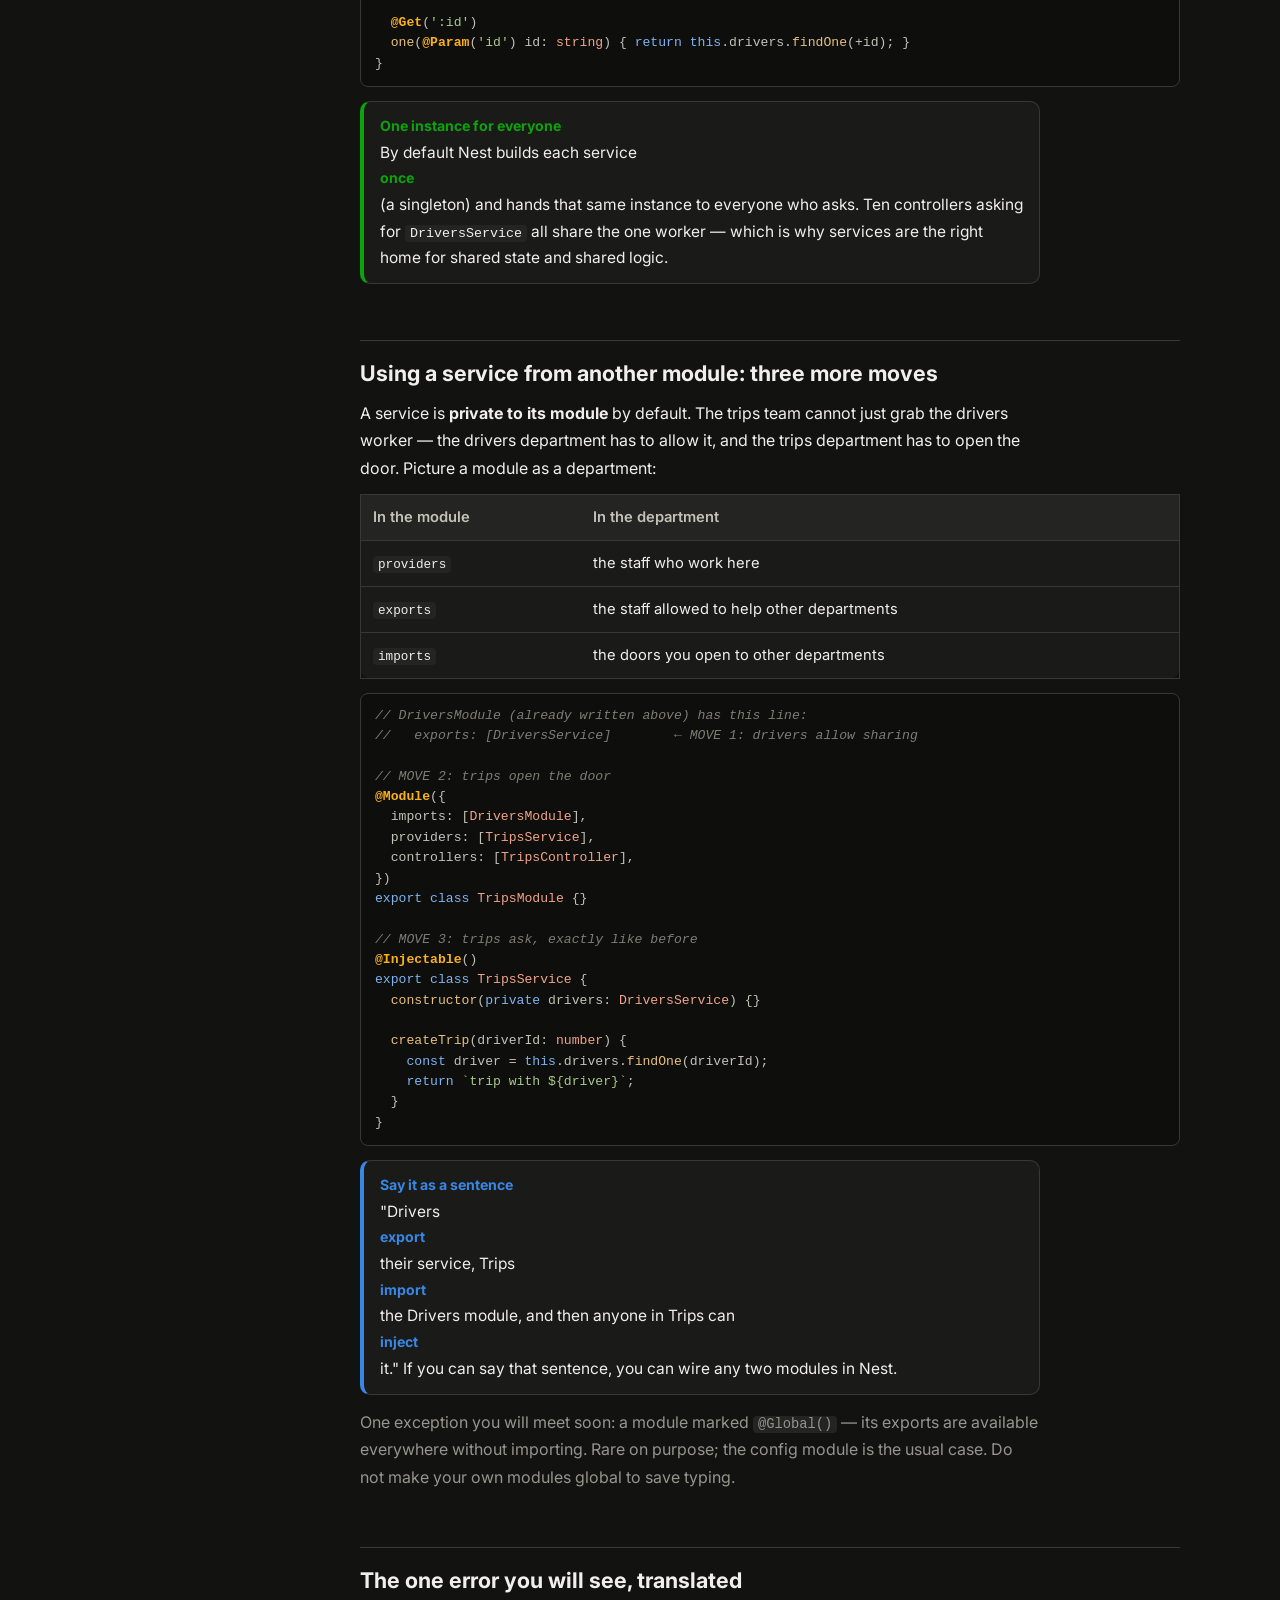
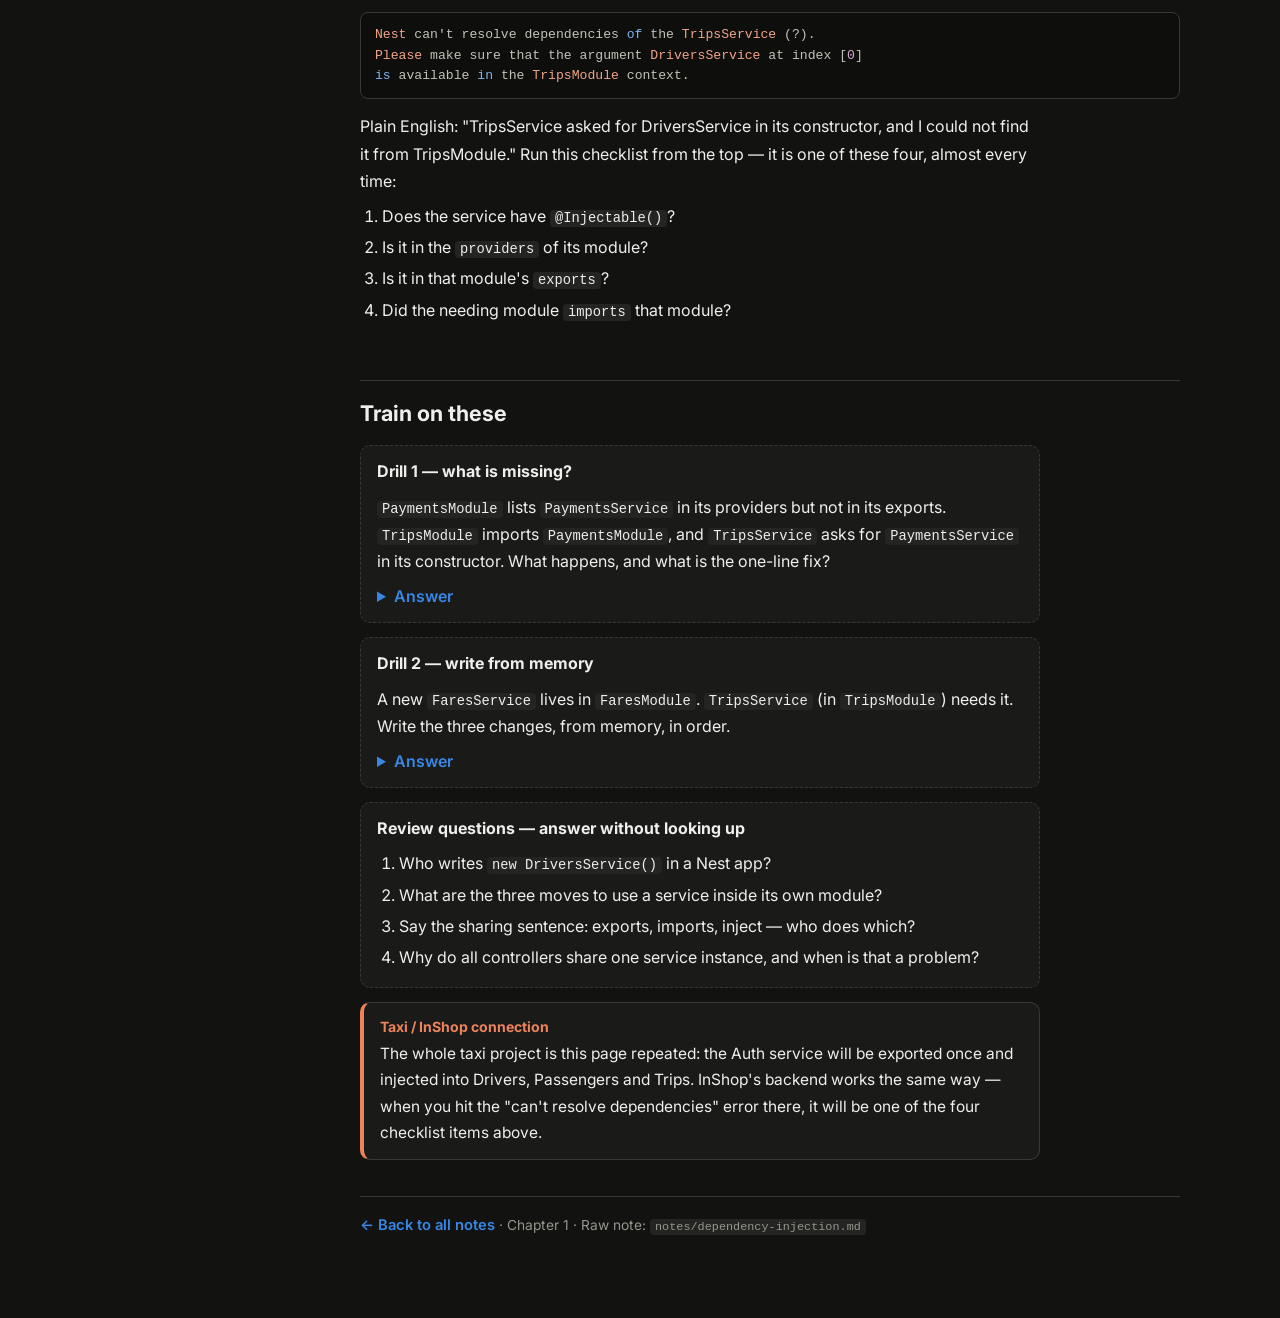
<file: notes/dependency-injection.html>
<!doctype html>
<html lang="en" dir="ltr">
<head>
<meta charset="utf-8">
<meta name="viewport" content="width=device-width,initial-scale=1">
<title>Dependency Injection and Modules — NestJS Notes</title>
<link rel="preconnect" href="https://fonts.googleapis.com">
<link href="https://fonts.googleapis.com/css2?family=Inter:wght@400;600;700;800&family=Vazirmatn:wght@400;600;700;800&display=swap" rel="stylesheet">
<link rel="stylesheet" href="../assets/style.css">
<script>try{var l=localStorage.getItem("nestjs-notes-lang");if(l==="fa"){document.documentElement.lang="fa";document.documentElement.dir="rtl";}}catch(e){}</script>
</head>
<body data-root="../" data-page="di">
<div class="book">
  <nav class="toc" aria-label="Book contents"></nav>
  <main>
    <header class="page-head">
      <div>
        <a class="back" href="../index.html"><span data-l="en">← All notes</span><span data-l="fa">→ همه یادداشت‌ها</span></a>
        <div class="kicker" style="margin-top:14px"><span data-l="en">Chapter 1, Modules and Providers</span><span data-l="fa">فصل ۱، Moduleها و Providerها</span></div>
        <h1><span data-l="en">Dependency injection: ask, and Nest brings it</span><span data-l="fa">تزریق وابستگی: تو بگو، Nest می‌آورد</span></h1>
        <p class="sub"><span data-l="en">How a service gets into your controller, and how one module can use another module's service. The simplest version that is still true.</span><span data-l="fa">اینکه یک Service چطور به دست Controller تو می‌رسد و یک Module چطور می‌تواند از Service ماژول دیگر استفاده کند. ساده‌ترین نسخه‌ای که هنوز درست است.</span></p>
        <p class="meta"><span data-l="en">Chapter 1, a 10 minute read</span><span data-l="fa">فصل ۱، ۱۰ دقیقه مطالعه</span></p>
      </div>
      <button class="btn" type="button" id="lang-toggle">فارسی</button>
    </header>

    <div class="focus">
      <p class="focus-label"><span data-l="en">The one rule of this page</span><span data-l="fa">قانون اصلی این صفحه</span></p>
      <p class="rule"><span data-l="en">You never write <code>new</code>. You ask in the constructor, and Nest brings it.</span><span data-l="fa">تو هیچ‌وقت <code>new</code> نمی‌نویسی. در Constructor می‌خواهی، و Nest آن را می‌آورد.</span></p>
    </div>

    <section id="idea">
      <h2><span data-l="en">The idea, in one picture</span><span data-l="fa">ایده، در یک تصویر</span></h2>
      <p><span data-l="en">Think of Nest as a front desk. Services are the workers. Your controller does not hire a worker itself — it walks to the front desk and says "I need the drivers worker." The desk already hired that worker this morning (at startup), and sends the same one over.</span><span data-l="fa">Nest را مثل یک پذیرش (Front Desk) تصور کن. Serviceها کارمندها هستند. Controller تو خودش کارمند استخدام نمی‌کند — می‌رود پیش پذیرش و می‌گوید «کارمند راننده‌ها را می‌خواهم». پذیرش آن کارمند را همان صبح (موقع Startup) استخدام کرده و همان یک نفر را می‌فرستد.</span></p>
      <p><span data-l="en">That is all dependency injection is: <b>you declare what you need, someone else builds it and hands it to you.</b> The "someone else" is Nest. Your only job is to ask in the right place: the constructor.</span><span data-l="fa">تزریق وابستگی (Dependency Injection) فقط همین است: <b>تو اعلام می‌کنی چه می‌خواهی، یک نفر دیگر آن را می‌سازد و به دستت می‌دهد.</b> آن «نفر دیگر» Nest است. تنها کار تو این است که در جای درست بخواهی: در Constructor.</span></p>
      <pre><code>// What you do NOT write anymore:
const service = new DriversService();   // ← you building it yourself

// What you write instead — you only ask:
constructor(private drivers: DriversService) {}
//            ↑ Nest reads this and brings the service in</code></pre>
    </section>

    <section id="recipe">
      <h2><span data-l="en">Using a service in the same module: three moves</span><span data-l="fa">استفاده از یک Service در همان Module: سه حرکت</span></h2>
      <ol>
        <li><span data-l="en"><b>Mark the worker.</b> Put <code>@Injectable()</code> on the service. It tells Nest: "you manage this class, and it may receive things too."</span><span data-l="fa"><b>کارمند را علامت بزن.</b> روی Service ‏<code>@Injectable()</code> بگذار. به Nest می‌گوید: «مدیریت این Class با توست و خودش هم می‌تواند چیزهایی دریافت کند.»</span></li>
        <li><span data-l="en"><b>Register it.</b> List the service in its module's <code>providers</code>. This is the hiring list the front desk works from. Not on the list = the desk has never heard of it.</span><span data-l="fa"><b>ثبتش کن.</b> Service را در <code>providers</code> ماژولش بنویس. این لیست استخدامی است که پذیرش از رویش کار می‌کند. در لیست نباشد یعنی پذیرش اصلاً اسمش را نشنیده است.</span></li>
        <li><span data-l="en"><b>Ask.</b> Write it in the constructor of whoever needs it. Done — Nest injects it when the app starts.</span><span data-l="fa"><b>بخواه.</b> آن را در Constructor هر کسی که لازمش دارد بنویس. تمام — Nest موقع بالا آمدن برنامه آن را تزریق می‌کند.</span></li>
      </ol>
      <pre><code>// 1 · the service
@Injectable()
export class DriversService {
  findOne(id: number) { return `driver ${id}`; }
}

// 2 · its module — the hiring list
@Module({
  providers: [DriversService],
  exports: [DriversService],   // ← next section explains this line
})
export class DriversModule {}

// 3 · a controller in the SAME module asks
@Controller('drivers')
export class DriversController {
  constructor(private drivers: DriversService) {}

  @Get(':id')
  one(@Param('id') id: string) { return this.drivers.findOne(+id); }
}</code></pre>
      <div class="callout tip"><b><span data-l="en">One instance for everyone</span><span data-l="fa">یک نمونه برای همه</span></b><span data-l="en">By default Nest builds each service <b>once</b> (a singleton) and hands that same instance to everyone who asks. Ten controllers asking for <code>DriversService</code> all share the one worker — which is why services are the right home for shared state and shared logic.</span><span data-l="fa">Nest به‌صورت پیش‌فرض هر Service را فقط <b>یک بار</b> می‌سازد (Singleton) و همان یک نمونه را به هر کسی که بخواهد می‌دهد. ده Controller که <code>DriversService</code> می‌خواهند همه از همان یک کارمند استفاده می‌کنند — برای همین Service جای درست State و منطق مشترک است.</span></div>
    </section>

    <section id="other-modules">
      <h2><span data-l="en">Using a service from another module: three more moves</span><span data-l="fa">استفاده از Service یک Module دیگر: سه حرکت دیگر</span></h2>
      <p><span data-l="en">A service is <b>private to its module</b> by default. The trips team cannot just grab the drivers worker — the drivers department has to allow it, and the trips department has to open the door. Picture a module as a department:</span><span data-l="fa">یک Service به‌صورت پیش‌فرض <b>خصوصیِ Module خودش</b> است. تیم سفرها نمی‌تواند همین‌طوری کارمند راننده‌ها را بردارد — دپارتمان راننده‌ها باید اجازه بدهد و دپارتمان سفرها باید در را باز کند. Module را مثل یک دپارتمان تصور کن:</span></p>
      <table>
        <tr><th><span data-l="en">In the module</span><span data-l="fa">در Module</span></th><th><span data-l="en">In the department</span><span data-l="fa">در دپارتمان</span></th></tr>
        <tr><td><code>providers</code></td><td><span data-l="en">the staff who work here</span><span data-l="fa">کارمندهایی که اینجا کار می‌کنند</span></td></tr>
        <tr><td><code>exports</code></td><td><span data-l="en">the staff allowed to help other departments</span><span data-l="fa">کارمندهایی که اجازه دارند به دپارتمان‌های دیگر کمک کنند</span></td></tr>
        <tr><td><code>imports</code></td><td><span data-l="en">the doors you open to other departments</span><span data-l="fa">درهایی که به دپارتمان‌های دیگر باز می‌کنی</span></td></tr>
      </table>
      <pre><code>// DriversModule (already written above) has this line:
//   exports: [DriversService]        ← MOVE 1: drivers allow sharing

// MOVE 2: trips open the door
@Module({
  imports: [DriversModule],
  providers: [TripsService],
  controllers: [TripsController],
})
export class TripsModule {}

// MOVE 3: trips ask, exactly like before
@Injectable()
export class TripsService {
  constructor(private drivers: DriversService) {}

  createTrip(driverId: number) {
    const driver = this.drivers.findOne(driverId);
    return `trip with ${driver}`;
  }
}</code></pre>
      <div class="callout key"><b><span data-l="en">Say it as a sentence</span><span data-l="fa">به‌صورت جمله بگو</span></b><span data-l="en">"Drivers <b>export</b> their service, Trips <b>import</b> the Drivers module, and then anyone in Trips can <b>inject</b> it." If you can say that sentence, you can wire any two modules in Nest.</span><span data-l="fa">«راننده‌ها Service خود را <b>Export</b> می‌کنند، سفرها Module راننده‌ها را <b>Import</b> می‌کنند، و بعد هر کسی در سفرها می‌تواند آن را <b>Inject</b> کند.» اگر این جمله را بتوانی بگویی، هر دو Module در Nest را می‌توانی به هم وصل کنی.</span></div>
      <p class="muted"><span data-l="en">One exception you will meet soon: a module marked <code>@Global()</code> — its exports are available everywhere without importing. Rare on purpose; the config module is the usual case. Do not make your own modules global to save typing.</span><span data-l="fa">یک استثنا که به‌زودی می‌بینی: ماژولی با <code>@Global()</code> — خروجی‌هایش بدون Import در همه جا در دسترس است. عمداً نادر است؛ Module کانفیگ مورد معمول آن است. برای تنبلی در تایپ کردن، Moduleهای خودت را Global نکن.</span></p>
    </section>

    <section id="errors">
      <h2><span data-l="en">The one error you will see, translated</span><span data-l="fa">آن یک خطایی که خواهی دید، ترجمه‌شده</span></h2>
      <pre><code>Nest can't resolve dependencies of the TripsService (?).
Please make sure that the argument DriversService at index [0]
is available in the TripsModule context.</code></pre>
      <p><span data-l="en">Plain English: "TripsService asked for DriversService in its constructor, and I could not find it from TripsModule." Run this checklist from the top — it is one of these four, almost every time:</span><span data-l="fa">به زبان ساده: «TripsService در Constructor خود DriversService را خواست و من نتوانستم آن را از TripsModule پیدا کنم.» این چک‌لیست را از بالا اجرا کن — تقریباً همیشه یکی از همین چهار تاست:</span></p>
      <ol>
        <li><span data-l="en">Does the service have <code>@Injectable()</code>?</span><span data-l="fa">آیا Service ‏<code>@Injectable()</code> دارد؟</span></li>
        <li><span data-l="en">Is it in the <code>providers</code> of its module?</span><span data-l="fa">آیا در <code>providers</code> ماژول خودش هست؟</span></li>
        <li><span data-l="en">Is it in that module's <code>exports</code>?</span><span data-l="fa">آیا در <code>exports</code> آن ماژول هست؟</span></li>
        <li><span data-l="en">Did the needing module <code>imports</code> that module?</span><span data-l="fa">آیا ماژولی که لازمش دارد آن Module را <code>imports</code> کرده است؟</span></li>
      </ol>
    </section>

    <section id="training">
      <h2><span data-l="en">Train on these</span><span data-l="fa">با این‌ها تمرین کن</span></h2>
      <div class="quiz"><b><span data-l="en">Drill 1 — what is missing?</span><span data-l="fa">تمرین ۱ — چه چیزی کم است؟</span></b>
        <p><span data-l="en"><code>PaymentsModule</code> lists <code>PaymentsService</code> in its providers but not in its exports. <code>TripsModule</code> imports <code>PaymentsModule</code>, and <code>TripsService</code> asks for <code>PaymentsService</code> in its constructor. What happens, and what is the one-line fix?</span><span data-l="fa"><code>PaymentsModule</code> ‏<code>PaymentsService</code> را در Providers دارد ولی در Exports ندارد. <code>TripsModule</code> ‏<code>PaymentsModule</code> را Import می‌کند و <code>TripsService</code> در Constructor خود <code>PaymentsService</code> را می‌خواهد. چه اتفاقی می‌افتد و راه‌حل یک‌خطی چیست؟</span></p>
        <details><summary><span data-l="en">Answer</span><span data-l="fa">جواب</span></summary><p><span data-l="en">Startup fails with "can't resolve dependencies of the TripsService" — importing the module is not enough while the service stays private. Fix: add <code>PaymentsService</code> to <code>exports</code> in <code>PaymentsModule</code>.</span><span data-l="fa">برنامه با خطای «can't resolve dependencies of the TripsService» بالا نمی‌آید — تا وقتی Service خصوصی بماند، Import کردن Module کافی نیست. راه‌حل: <code>PaymentsService</code> را به <code>exports</code> در <code>PaymentsModule</code> اضافه کن.</span></p></details>
      </div>
      <div class="quiz"><b><span data-l="en">Drill 2 — write from memory</span><span data-l="fa">تمرین ۲ — از حفظ بنویس</span></b>
        <p><span data-l="en">A new <code>FaresService</code> lives in <code>FaresModule</code>. <code>TripsService</code> (in <code>TripsModule</code>) needs it. Write the three changes, from memory, in order.</span><span data-l="fa">یک <code>FaresService</code> جدید در <code>FaresModule</code> زندگی می‌کند. <code>TripsService</code> (در <code>TripsModule</code>) به آن نیاز دارد. هر سه تغییر را از حفظ و به ترتیب بنویس.</span></p>
        <details><summary><span data-l="en">Answer</span><span data-l="fa">جواب</span></summary><p><span data-l="en">1) <code>FaresModule</code>: add <code>FaresService</code> to <code>exports</code>. 2) <code>TripsModule</code>: add <code>FaresModule</code> to <code>imports</code>. 3) <code>TripsService</code>: <code>constructor(private fares: FaresService) {}</code>.</span><span data-l="fa">۱) در <code>FaresModule</code>: ‏<code>FaresService</code> را به <code>exports</code> اضافه کن. ۲) در <code>TripsModule</code>: ‏<code>FaresModule</code> را به <code>imports</code> اضافه کن. ۳) در <code>TripsService</code>: بنویس <code>constructor(private fares: FaresService) {}</code>.</span></p></details>
      </div>
    </section>

    <section id="review">
      <div class="quiz"><b><span data-l="en">Review questions — answer without looking up</span><span data-l="fa">سوال‌های مرور — بدون نگاه کردن جواب بده</span></b>
        <ol>
          <li><span data-l="en">Who writes <code>new DriversService()</code> in a Nest app?</span><span data-l="fa">در یک برنامه Nest چه کسی <code>new DriversService()</code> را می‌نویسد؟</span></li>
          <li><span data-l="en">What are the three moves to use a service inside its own module?</span><span data-l="fa">سه حرکت برای استفاده از یک Service در Module خودش چیست؟</span></li>
          <li><span data-l="en">Say the sharing sentence: exports, imports, inject — who does which?</span><span data-l="fa">جمله اشتراک‌گذاری را بگو: Exports، Imports، Inject — هر کدام کار کیست؟</span></li>
          <li><span data-l="en">Why do all controllers share one service instance, and when is that a problem?</span><span data-l="fa">چرا همه Controllerها یک نمونه Service را شریک می‌شوند و این کی به مشکل تبدیل می‌شود؟</span></li>
        </ol>
      </div>
      <div class="callout link"><b><span data-l="en">Taxi / InShop connection</span><span data-l="fa">ارتباط با تاکسی / InShop</span></b><span data-l="en">The whole taxi project is this page repeated: the Auth service will be exported once and injected into Drivers, Passengers and Trips. InShop's backend works the same way — when you hit the "can't resolve dependencies" error there, it will be one of the four checklist items above.</span><span data-l="fa">کل پروژه تاکسی تکرار همین صفحه است: Service احراز هویت یک بار Export می‌شود و به Drivers، Passengers و Trips تزریق می‌شود. Backend این‌شاپ هم همین‌طور کار می‌کند — وقتی آنجا به خطای «can't resolve dependencies» خوردی، یکی از همان چهار مورد چک‌لیست بالاست.</span></div>
    </section>

    <footer><a class="back" href="../index.html"><span data-l="en">← Back to all notes</span><span data-l="fa">→ برگشت به همه یادداشت‌ها</span></a> · <span data-l="en">Chapter 1 · Raw note:</span><span data-l="fa">فصل ۱ · یادداشت خام:</span> <code>notes/dependency-injection.md</code></footer>
  </main>
</div>
<script src="../assets/site.js"></script>
</body>
</html>
</file>
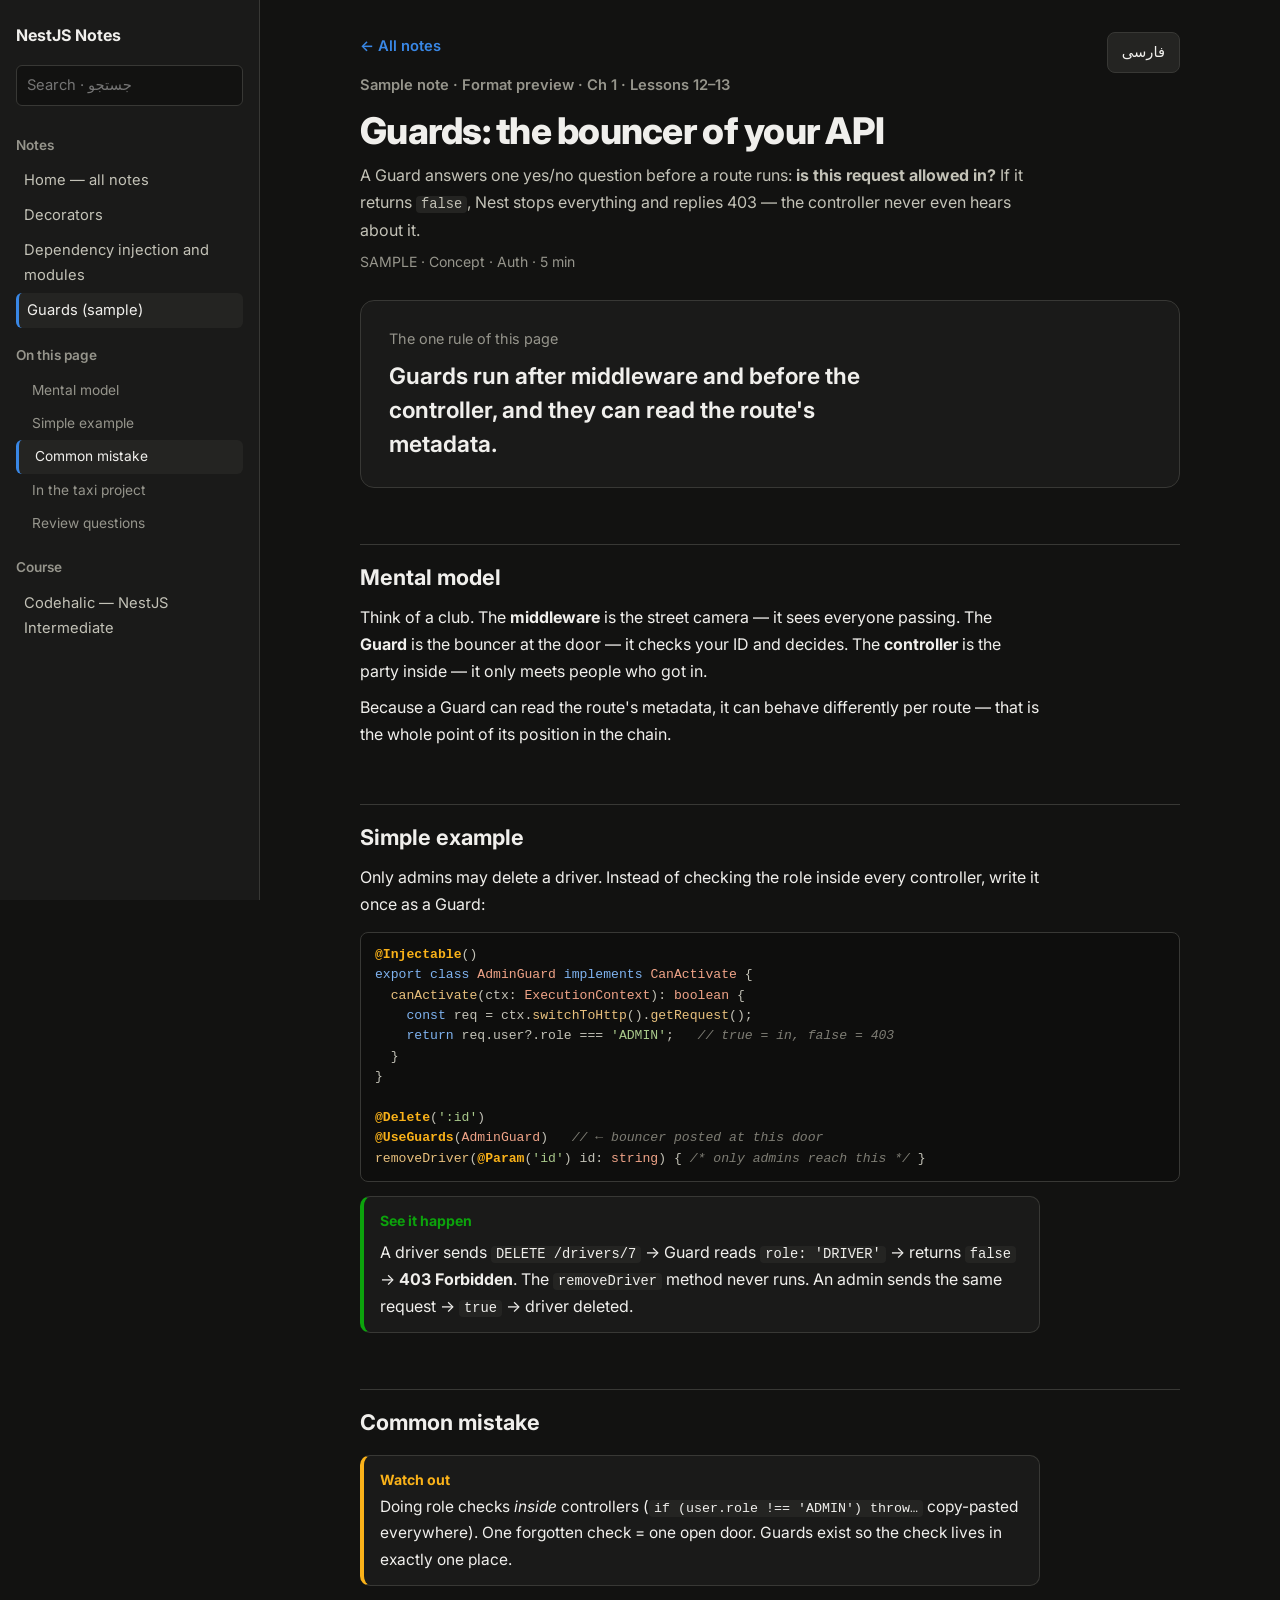
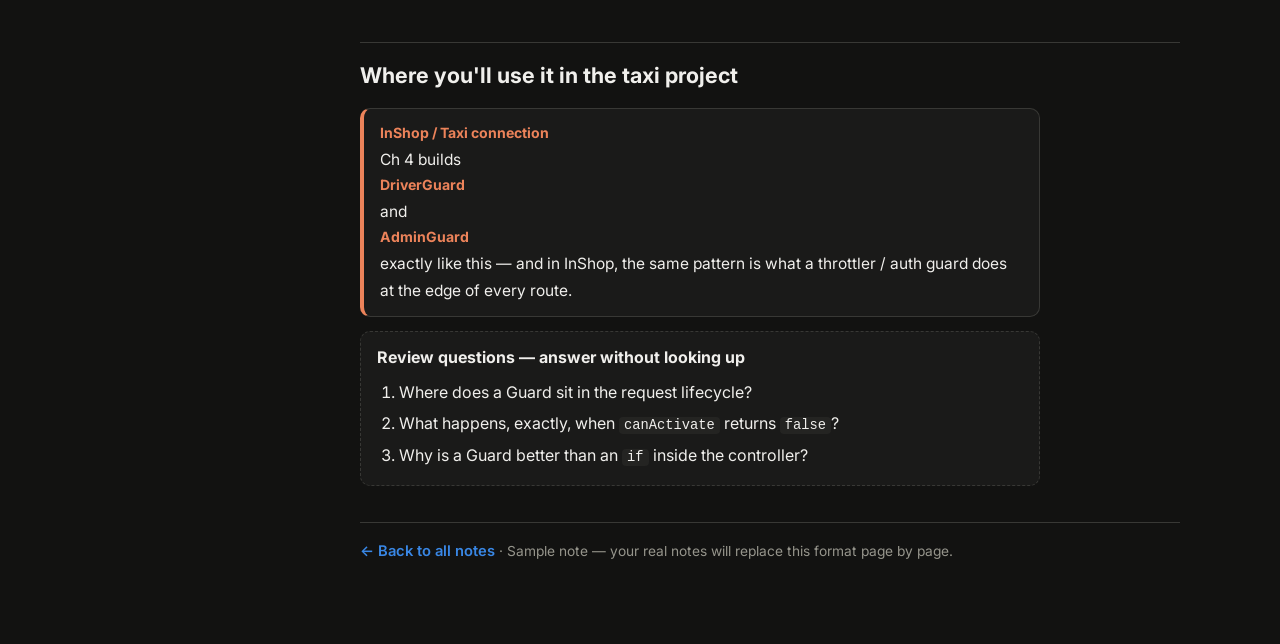
<file: notes/sample-guards.html>
<!doctype html>
<html lang="en" dir="ltr">
<head>
<meta charset="utf-8">
<meta name="viewport" content="width=device-width,initial-scale=1">
<title>Guards — NestJS Notes</title>
<link rel="preconnect" href="https://fonts.googleapis.com">
<link href="https://fonts.googleapis.com/css2?family=Inter:wght@400;600;700;800&family=Vazirmatn:wght@400;600;700;800&display=swap" rel="stylesheet">
<link rel="stylesheet" href="../assets/style.css">
<script>try{var l=localStorage.getItem("nestjs-notes-lang");if(l==="fa"){document.documentElement.lang="fa";document.documentElement.dir="rtl";}}catch(e){}</script>
</head>
<body data-root="../" data-page="guards">
<div class="book">
  <nav class="toc" aria-label="Book contents"></nav>
  <main>
    <header class="page-head">
      <div>
        <a class="back" href="../index.html"><span data-l="en">← All notes</span><span data-l="fa">→ همه یادداشت‌ها</span></a>
        <div class="kicker" style="margin-top:14px"><span data-l="en">Sample note · Format preview · Ch 1 · Lessons 12–13</span><span data-l="fa">یادداشت نمونه · پیش‌نمایش قالب · فصل ۱ · درس ۱۲ و ۱۳</span></div>
        <h1><span data-l="en">Guards: the bouncer of your API</span><span data-l="fa">Guardها: نگهبان درِ API تو</span></h1>
        <p class="sub"><span data-l="en">A Guard answers one yes/no question before a route runs: <b>is this request allowed in?</b> If it returns <code>false</code>, Nest stops everything and replies 403 — the controller never even hears about it.</span><span data-l="fa">Guard قبل از اجرا شدن یک Route به یک سوال بله/خیر جواب می‌دهد: <b>آیا این Request اجازه ورود دارد؟</b> اگر <code>false</code> برگرداند، Nest همه چیز را متوقف می‌کند و جواب 403 می‌دهد — Controller اصلاً خبردار نمی‌شود.</span></p>
        <p class="meta"><span data-l="en">SAMPLE · Concept · Auth · 5 min</span><span data-l="fa">نمونه · مفهوم · احراز هویت · ۵ دقیقه</span></p>
      </div>
      <button class="btn" type="button" id="lang-toggle">فارسی</button>
    </header>

    <div class="focus">
      <p class="focus-label"><span data-l="en">The one rule of this page</span><span data-l="fa">قانون اصلی این صفحه</span></p>
      <p class="rule"><span data-l="en">Guards run after middleware and before the controller, and they can read the route's metadata.</span><span data-l="fa">Guardها بعد از Middleware و قبل از Controller اجرا می‌شوند و می‌توانند Metadata آن Route را بخوانند.</span></p>
    </div>

    <section id="model">
      <h2><span data-l="en">Mental model</span><span data-l="fa">مدل ذهنی</span></h2>
      <p><span data-l="en">Think of a club. The <b>middleware</b> is the street camera — it sees everyone passing. The <b>Guard</b> is the bouncer at the door — it checks your ID and decides. The <b>controller</b> is the party inside — it only meets people who got in.</span><span data-l="fa">یک کلاب را تصور کن. <b>Middleware</b> دوربین خیابان است — همه رهگذرها را می‌بیند. <b>Guard</b> نگهبان دم در است — کارت شناسایی‌ات را چک می‌کند و تصمیم می‌گیرد. <b>Controller</b> مهمانی داخل است — فقط کسانی را می‌بیند که وارد شده‌اند.</span></p>
      <p><span data-l="en">Because a Guard can read the route's metadata, it can behave differently per route — that is the whole point of its position in the chain.</span><span data-l="fa">چون Guard می‌تواند Metadata آن Route را بخواند، می‌تواند برای هر Route رفتار متفاوتی داشته باشد — و تمام ارزش جایگاهش در این زنجیره همین است.</span></p>
    </section>

    <section id="example">
      <h2><span data-l="en">Simple example</span><span data-l="fa">مثال ساده</span></h2>
      <p><span data-l="en">Only admins may delete a driver. Instead of checking the role inside every controller, write it once as a Guard:</span><span data-l="fa">فقط Adminها می‌توانند یک راننده را حذف کنند. به جای چک کردن Role داخل تک‌تک Controllerها، آن را یک بار به‌صورت Guard بنویس:</span></p>
      <pre><code>@Injectable()
export class AdminGuard implements CanActivate {
  canActivate(ctx: ExecutionContext): boolean {
    const req = ctx.switchToHttp().getRequest();
    return req.user?.role === 'ADMIN';   // true = in, false = 403
  }
}

@Delete(':id')
@UseGuards(AdminGuard)   // ← bouncer posted at this door
removeDriver(@Param('id') id: string) { /* only admins reach this */ }</code></pre>
      <div class="example"><b class="t"><span data-l="en">See it happen</span><span data-l="fa">در عمل ببین</span></b>
        <p style="margin:6px 0 0"><span data-l="en">A driver sends <code>DELETE /drivers/7</code> → Guard reads <code>role: 'DRIVER'</code> → returns <code>false</code> → <b>403 Forbidden</b>. The <code>removeDriver</code> method never runs. An admin sends the same request → <code>true</code> → driver deleted.</span><span data-l="fa">یک راننده <code>DELETE /drivers/7</code> می‌فرستد ← Guard مقدار <code>role: 'DRIVER'</code> را می‌خواند ← <code>false</code> برمی‌گرداند ← <b>403 Forbidden</b>. متد <code>removeDriver</code> اصلاً اجرا نمی‌شود. یک Admin همان Request را می‌فرستد ← <code>true</code> ← راننده حذف می‌شود.</span></p>
      </div>
    </section>

    <section id="mistake">
      <h2><span data-l="en">Common mistake</span><span data-l="fa">اشتباه رایج</span></h2>
      <div class="callout warn"><b><span data-l="en">Watch out</span><span data-l="fa">حواست باشد</span></b><span data-l="en">Doing role checks <i>inside</i> controllers (<code>if (user.role !== 'ADMIN') throw…</code> copy-pasted everywhere). One forgotten check = one open door. Guards exist so the check lives in exactly one place.</span><span data-l="fa">چک کردن Role <i>داخل</i> Controllerها (<code>if (user.role !== 'ADMIN') throw…</code> که همه جا Copy-Paste شده). یک چک فراموش‌شده = یک درِ باز. Guardها برای این هستند که چک فقط در یک جا زندگی کند.</span></div>
    </section>

    <section id="project">
      <h2><span data-l="en">Where you'll use it in the taxi project</span><span data-l="fa">در پروژه تاکسی کجا استفاده‌اش می‌کنی</span></h2>
      <div class="callout link"><b><span data-l="en">InShop / Taxi connection</span><span data-l="fa">ارتباط با InShop / تاکسی</span></b><span data-l="en">Ch 4 builds <b>DriverGuard</b> and <b>AdminGuard</b> exactly like this — and in InShop, the same pattern is what a throttler / auth guard does at the edge of every route.</span><span data-l="fa">فصل ۴ دقیقاً همین‌طور <b>DriverGuard</b> و <b>AdminGuard</b> را می‌سازد — و در InShop هم همین الگوست که یک Throttler / Auth Guard در لبه هر Route انجام می‌دهد.</span></div>
    </section>

    <section id="review">
      <div class="quiz"><b><span data-l="en">Review questions — answer without looking up</span><span data-l="fa">سوال‌های مرور — بدون نگاه کردن جواب بده</span></b>
        <ol>
          <li><span data-l="en">Where does a Guard sit in the request lifecycle?</span><span data-l="fa">Guard در چرخه حیات Request کجا قرار می‌گیرد؟</span></li>
          <li><span data-l="en">What happens, exactly, when <code>canActivate</code> returns <code>false</code>?</span><span data-l="fa">وقتی <code>canActivate</code> مقدار <code>false</code> برمی‌گرداند دقیقاً چه اتفاقی می‌افتد؟</span></li>
          <li><span data-l="en">Why is a Guard better than an <code>if</code> inside the controller?</span><span data-l="fa">چرا Guard از یک <code>if</code> داخل Controller بهتر است؟</span></li>
        </ol>
      </div>
    </section>

    <footer><a class="back" href="../index.html"><span data-l="en">← Back to all notes</span><span data-l="fa">→ برگشت به همه یادداشت‌ها</span></a> · <span data-l="en">Sample note — your real notes will replace this format page by page.</span><span data-l="fa">یادداشت نمونه — یادداشت‌های واقعی تو صفحه به صفحه جای این قالب را می‌گیرند.</span></footer>
  </main>
</div>
<script src="../assets/site.js"></script>
</body>
</html>
</file>
<file: assets/style.css>
/* ============================================================
   NestJS Notes — Design System
   Ported from Dave's InShop handbook design system
   (inshop-infrastructure · docs/handbook/src/book.css).
   Dark theme only, same tokens and teaching blocks.
   The handbook builds with Tailwind + bundled fonts; this site
   is plain static, so the tokens/components are ported directly
   and Inter / Vazirmatn load from Google Fonts.
   ============================================================ */
:root{
  color-scheme:dark;
  --bg:#121211; --surface:#1A1A19; --surface-2:#242422; --line:#383835;
  --ink:#F0EFEC; --ink-2:#C3C2B7; --muted:#96958C;
  --accent:#3987E5; --good:#0CA30C; --warning:#FAB219; --serious:#EC835A; --critical:#D03B3B;
  --font-en:"Inter",system-ui,-apple-system,"Segoe UI",Roboto,sans-serif;
  --font-fa:"Vazirmatn",Tahoma,"Segoe UI",sans-serif;
  --font-mono:ui-monospace,SFMono-Regular,Menlo,Consolas,monospace;
  --w:980px;
}
*{box-sizing:border-box}
html{scroll-behavior:smooth;background:var(--bg)}
body{margin:0;background:var(--bg);color:var(--ink);font:16px/1.7 var(--font-en);
  -webkit-font-smoothing:antialiased}
[dir="rtl"]{font-family:var(--font-fa)}
a{color:var(--accent);text-decoration:none}
a:hover{text-decoration:underline}
::selection{background:var(--accent);color:#fff}
.wrap{max-width:var(--w);margin:0 auto;padding:32px 20px 80px}

/* header — handbook surface bar */
.top{position:sticky;top:0;background:var(--surface);border-bottom:1px solid var(--line);z-index:10}
.top-in{max-width:var(--w);margin:0 auto;padding:14px 20px;display:flex;align-items:center;gap:12px}
.logo{width:30px;height:30px;border-radius:8px;background:var(--accent);color:#fff;
  display:grid;place-items:center;font-weight:700;font-size:15px}
.top b{font-size:15px;color:var(--ink)}
.top span{color:var(--muted);font-size:.88rem;margin-inline-start:auto}

/* hero / headings — handbook scale */
.hero{padding:8px 0 4px}
.kicker{color:var(--muted);font-weight:700;font-size:.75rem;letter-spacing:.06em;text-transform:uppercase}
h1{font-size:1.95rem;line-height:1.25;letter-spacing:-.01em;margin:10px 0 8px;font-weight:800}
h2{font-size:1.35rem;margin:48px 0 8px;font-weight:700;padding-top:14px;border-top:1px solid var(--line)}
h3{font-size:1.07rem;margin:26px 0 6px;font-weight:700;color:var(--ink-2)}
.lede{color:var(--ink-2);font-size:1.05rem;line-height:1.65;margin:0 0 6px}
p{margin:8px 0}
small,.muted{color:var(--muted)}
.meta{display:flex;flex-wrap:wrap;gap:8px;margin:16px 0 4px}

/* pills — handbook .pill */
.chip{display:inline-block;font-size:.75rem;font-weight:600;border:1px solid var(--line);
  border-radius:999px;padding:1px 9px;color:var(--ink-2);background:var(--surface-2)}
.chip.red{color:var(--accent);border-color:var(--accent);background:transparent}

/* cards — handbook .panel */
.grid{display:grid;gap:12px;margin:20px 0}
.card{display:block;background:var(--surface);border:1px solid var(--line);border-radius:12px;
  padding:16px 18px;color:var(--ink);transition:border-color .15s}
.card:hover{border-color:var(--accent);text-decoration:none}
.card b{font-size:1.02rem;display:block}
.card p{margin:4px 0 0;color:var(--ink-2);font-size:.92rem;line-height:1.6}
.card .row{display:flex;gap:8px;align-items:center;margin-top:10px;flex-wrap:wrap}

/* progress */
.progress{height:8px;background:var(--surface-2);border-radius:99px;overflow:hidden;margin:14px 0 6px}
.progress i{display:block;height:100%;background:var(--accent);border-radius:99px}

/* teaching blocks — handbook .definition / .why / .note / .warn */
.callout{background:var(--surface);border:1px solid var(--line);border-inline-start:4px solid var(--muted);
  border-radius:10px;padding:12px 16px;margin:14px 0;font-size:.97rem;line-height:1.7}
.callout b{display:block;margin-bottom:2px;font-size:.78rem;letter-spacing:.06em;text-transform:uppercase}
.callout.key{border-inline-start-color:var(--accent)} .callout.key b{color:var(--accent)}
.callout.tip{border-inline-start-color:var(--good)} .callout.tip b{color:var(--good)}
.callout.warn{border-inline-start-color:var(--warning)} .callout.warn b{color:var(--warning)}
.callout.link{border-inline-start-color:var(--serious)} .callout.link b{color:var(--serious)}
.example{background:var(--surface);border:1px solid var(--line);border-inline-start:4px solid var(--good);
  border-radius:10px;padding:12px 16px;margin:14px 0}
.example b.t{color:var(--good);font-size:.78rem;letter-spacing:.06em;text-transform:uppercase;display:block;margin-bottom:2px}

/* code — handbook pre / code */
pre{background:#0E0E0D;border:1px solid var(--line);border-radius:8px;padding:12px 14px;
  overflow-x:auto;font:.82rem/1.55 var(--font-mono);color:var(--ink-2);margin:14px 0;direction:ltr;text-align:left}
code{font:.86em var(--font-mono);background:var(--surface-2);padding:1px 5px;border-radius:4px}
pre code{background:none;padding:0;font-size:inherit}

/* lists & tables — handbook */
ul,ol{padding-inline-start:22px;margin:8px 0} li{margin:4px 0}
table{border-collapse:collapse;width:100%;font-size:.92rem;margin:12px 0;
  background:var(--surface);border:1px solid var(--line);border-radius:12px}
th,td{padding:10px 12px;border-bottom:1px solid var(--line);text-align:start;vertical-align:top}
th{background:var(--surface-2);color:var(--ink-2);font-weight:600}
tr:last-child td{border-bottom:0}

/* quiz — handbook .quiz, exact */
.quiz{border:1px dashed var(--line);border-radius:10px;padding:12px 16px;margin:14px 0;background:var(--surface)}
.quiz b{color:var(--ink)} .quiz ol{margin:8px 0 0}
.quiz details summary{cursor:pointer;color:var(--accent);font-weight:600}
.quiz details[open] summary{margin-bottom:6px}

footer{margin-top:36px;padding-top:16px;border-top:1px solid var(--line);color:var(--muted);font-size:.86rem}
.back{font-size:.92rem;font-weight:600}
@media(max-width:560px){ h1{font-size:1.6rem} .wrap{padding-top:22px} }

/* ---- Bilingual (handbook pattern): every text exists twice ---- */
html[lang="en"] [data-l="fa"], html[lang="fa"] [data-l="en"]{display:none !important}
html[lang="fa"] body{font-family:var(--font-fa)}
html[lang="fa"] h1, html[lang="fa"] h2, html[lang="fa"] h3{letter-spacing:0}

/* ---- Layout: sidebar menu + page (handbook .book / .toc) ---- */
.book{display:grid;grid-template-columns:260px minmax(0,1fr);min-height:100vh}
@media(max-width:900px){ .book{grid-template-columns:1fr} .toc{display:none} }
.toc{border-inline-end:1px solid var(--line);background:var(--surface);padding:22px 16px;
  position:sticky;top:0;height:100vh;overflow-y:auto}
.toc .book-title{display:block;font-weight:700;color:var(--ink);text-decoration:none;margin-bottom:16px}
.toc h4{margin:16px 0 6px;color:var(--muted);font-size:.75rem;text-transform:uppercase;letter-spacing:.06em}
.toc a.page{display:block;padding:5px 8px;border-radius:6px;color:var(--ink-2);text-decoration:none;font-size:.92rem}
.toc a.page:hover{background:var(--surface-2);color:var(--ink)}
.toc a.page[aria-current="page"]{background:var(--surface-2);color:var(--ink);border-inline-start:3px solid var(--accent)}
.toc a.sec{font-size:.86rem;padding-inline-start:16px;color:var(--muted)}
.toc a.sec:hover{color:var(--ink)}
.toc .search{width:100%;box-sizing:border-box;margin:0 0 12px;padding:7px 10px;border:1px solid var(--line);
  border-radius:6px;background:var(--bg);color:var(--ink);font:inherit;font-size:.92rem}
main{max-width:980px;width:100%;margin:0 auto;padding:32px 20px 80px}
.page-head{display:flex;justify-content:space-between;align-items:flex-start;gap:16px;flex-wrap:wrap}
.page-head .sub{color:var(--ink-2);margin:0 0 6px}
.page-head .meta{color:var(--muted);font-size:.88rem;margin:0}
.btn{border:1px solid var(--line);background:var(--surface-2);color:var(--ink);border-radius:8px;
  padding:7px 14px;font:inherit;font-size:.92rem;cursor:pointer;text-decoration:none;white-space:nowrap}
.btn:hover{border-color:var(--accent)}
section{scroll-margin-top:16px}

/* ============================================================
   Focus pass — following the frontend-design skill (Dave, 2026-11-08):
   one focal point per page, prose under 80ch, quiet labels in
   sentence case, boldness spent only on the page's one rule
   and on decorator tokens in code.
   ============================================================ */
main{max-width:860px}
main p, main li, .callout, .example, .quiz, .sub{max-width:68ch}
h1{font-size:2.3rem;letter-spacing:-.02em}
h2{margin-top:56px}
.kicker{text-transform:none;letter-spacing:0;font-size:.92rem;font-weight:600}
.callout b, .example b.t{text-transform:none;letter-spacing:0;font-size:.88rem}
.toc h4{text-transform:none;letter-spacing:0;font-size:.85rem;font-weight:600}
.toc a.sec[aria-current="true"]{color:var(--ink);border-inline-start:3px solid var(--accent);background:var(--surface-2)}
/* The one rule of the page — the single bold element */
.focus{margin:26px 0 6px;background:var(--surface);border:1px solid var(--line);border-radius:14px;padding:26px 28px}
.focus .focus-label{color:var(--muted);font-size:.9rem;margin:0 0 8px}
.focus p.rule{font-size:1.42rem;line-height:1.5;font-weight:650;margin:0;max-width:34ch}
html[lang="fa"] .focus p.rule{max-width:44ch}
#read-progress{position:fixed;top:0;inset-inline-start:0;height:3px;background:var(--accent);width:0;z-index:30}
:focus-visible{outline:2px solid var(--accent);outline-offset:2px}
@media (prefers-reduced-motion: reduce){ html{scroll-behavior:auto} *{transition:none !important} }
/* Code highlighting tokens (palette derived from the handbook tokens) */
.tok-d{color:var(--warning);font-weight:600}
.tok-k{color:#7FB3F0}
.tok-s{color:#A9C98B}
.tok-c{color:#7E7D74;font-style:italic}
.tok-t{color:#F0A488}
.tok-n{color:#D8A7CA}
.tok-f{color:#E8C07D}
</file>
